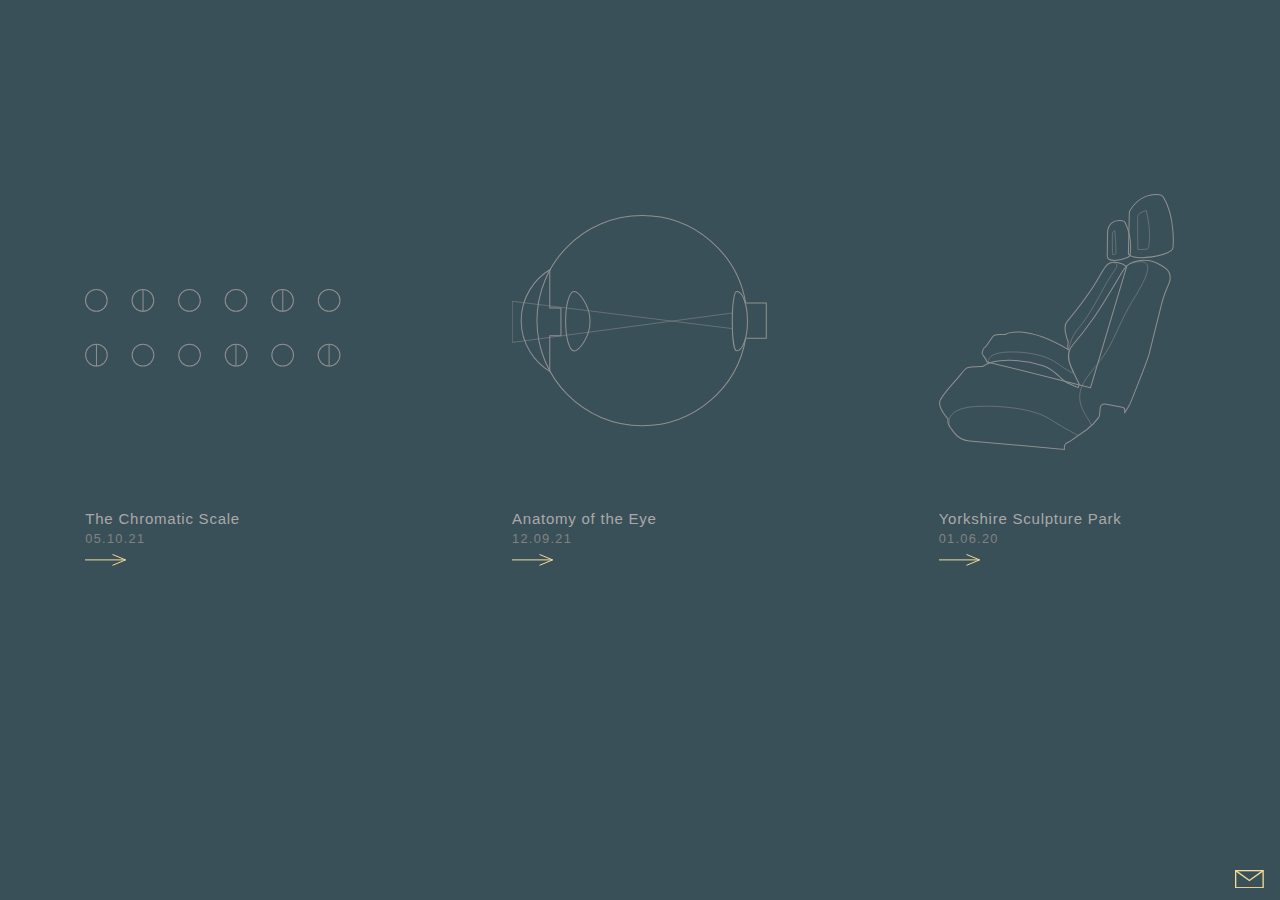
<file: index.html>
<!DOCTYPE html>
<html lang="en">
<head>
    <meta charset="UTF-8">
    <meta http-equiv="X-UA-Compatible" content="IE=edge">
    <meta name="viewport" content="width=device-width, initial-scale=1.0">
    <title>Portfolio</title>
    <link rel="stylesheet" href="css/portfolio.css">
    <link rel="icon" href="/content/bulb.svg">
</head>
<body>

    <!--MAIN-->
    <main>

          <!--NAV-->
          <nav>
            <a href="html/contact.html">
                <svg class="mail" data-name="Layer 1" xmlns="http://www.w3.org/2000/svg" viewBox="0 0 21.89 14"><rect x="0.5" y="0.5" width="20.89" height="13" fill="none" stroke="#f2dc98" stroke-miterlimit="10"/><polyline points="0.5 0.5 10.95 8 21.39 0.5" fill="none" stroke="#f2dc98" stroke-miterlimit="10"/></svg>
            </a>
          </nav>

        <!--ONE-->
        <div class="container one">
            <!-- <div class="dots">
                <div class="dot dot1"></div>
                <div class="dot dot2"></div>
                <div class="dot dot3"></div>
            </div> -->


            <a href="html/notes.html" class="content">
                <svg class="noteLogo" xmlns="http://www.w3.org/2000/svg" viewBox="0 0 500 180"><g id="note"><ellipse cx="22.16" cy="22.28" rx="21.16" ry="21.28" fill="none" stroke="#8f8f8f" stroke-miterlimit="10" stroke-width="2"/><ellipse cx="113.09" cy="22.28" rx="21.16" ry="21.28" fill="none" stroke="#8f8f8f" stroke-miterlimit="10" stroke-width="2"/><ellipse cx="204.03" cy="22.28" rx="21.16" ry="21.28" fill="none" stroke="#8f8f8f" stroke-miterlimit="10" stroke-width="2"/><ellipse cx="294.97" cy="22.28" rx="21.16" ry="21.28" fill="none" stroke="#8f8f8f" stroke-miterlimit="10" stroke-width="2"/><ellipse cx="385.91" cy="22.28" rx="21.16" ry="21.28" fill="none" stroke="#8f8f8f" stroke-miterlimit="10" stroke-width="2"/><ellipse cx="476.84" cy="22.28" rx="21.16" ry="21.28" fill="none" stroke="#8f8f8f" stroke-miterlimit="10" stroke-width="2"/><ellipse cx="22.32" cy="129.07" rx="21.16" ry="21.28" fill="none" stroke="#8f8f8f" stroke-miterlimit="10" stroke-width="2"/><ellipse cx="113.25" cy="129.07" rx="21.16" ry="21.28" fill="none" stroke="#8f8f8f" stroke-miterlimit="10" stroke-width="2"/><ellipse cx="204.19" cy="129.07" rx="21.16" ry="21.28" fill="none" stroke="#8f8f8f" stroke-miterlimit="10" stroke-width="2"/><ellipse cx="386.07" cy="129.07" rx="21.16" ry="21.28" fill="none" stroke="#8f8f8f" stroke-miterlimit="10" stroke-width="2"/><path d="M944.22,625.5a21.28,21.28,0,0,0,0-42.56" transform="translate(-649 -475.15)" fill="none" stroke="#8f8f8f" stroke-miterlimit="10" stroke-width="2"/><path d="M944.22,582.94a21.28,21.28,0,0,0,0,42.56" transform="translate(-649 -475.15)" fill="none" stroke="#8f8f8f" stroke-miterlimit="10" stroke-width="2"/><path d="M1125.68,625.5a21.28,21.28,0,0,0,0-42.56" transform="translate(-649 -475.15)" fill="none" stroke="#8f8f8f" stroke-miterlimit="10" stroke-width="2"/><path d="M1125.68,582.94a21.28,21.28,0,0,0,0,42.56" transform="translate(-649 -475.15)" fill="none" stroke="#8f8f8f" stroke-miterlimit="10" stroke-width="2"/><line x1="113.36" y1="0.85" x2="113.36" y2="43.85" fill="none" stroke="#8f8f8f" stroke-miterlimit="10" stroke-width="2"/><line x1="386.3" y1="1.35" x2="386.3" y2="43.35" fill="none" stroke="#8f8f8f" stroke-miterlimit="10" stroke-width="2"/><line x1="294.82" y1="107.85" x2="294.82" y2="150.85" fill="none" stroke="#8f8f8f" stroke-miterlimit="10" stroke-width="2"/><line x1="22.38" y1="107.85" x2="22.38" y2="150.85" fill="none" stroke="#8f8f8f" stroke-miterlimit="10" stroke-width="2"/><line x1="476.78" y1="107.85" x2="476.78" y2="150.85" fill="none" stroke="#8f8f8f" stroke-miterlimit="10" stroke-width="2"/></g></svg>
            </a>

            <div class="text">
                <h1>The Chromatic Scale</h1>
                <p>05.10.21</p> 
                <a href="/html/notes.html"><svg class="arrow" xmlns="http://www.w3.org/2000/svg"><line y1="5.9" x2="40.5" y2="5.9" fill="none" stroke="#F2DC98" stroke-miterlimit="10"/><polyline points="27.5 0.46 40.61 5.9 27.5 11.34" fill="none" stroke="#F2DC98" stroke-miterlimit="10"/></svg></a>
            </div>
            
        </div>

        <!--TWO-->
        <div class="container two">
            <!-- <div class="dots">
                <div class="dot dot1"></div>
                <div class="dot dot2"></div>
                <div class="dot dot3"></div>
            </div> -->

            <a href="html/eye.html" class="content">
                <svg class="eyeLogo" xmlns="http://www.w3.org/2000/svg" viewBox="0 0 500 470"><path d="M1146,516.65h-40.31c-16.45-96.9-100.76-170.71-202.35-170.71C790,345.94,698,437.86,698,551.25S790,756.56,903.34,756.56c101.59,0,185.9-73.81,202.35-170.71H1146Z" transform="translate(-649.28 -344.94)" fill="none" stroke="#8f8f8f" stroke-miterlimit="10" stroke-width="2"/><path d="M801.69,552.44c0,32.08-22.3,58.08-31.32,58.08S754,584.52,754,552.44s7.32-58.07,16.34-58.07S801.69,520.37,801.69,552.44Z" transform="translate(-649.28 -344.94)" fill="none" stroke="#8f8f8f" stroke-miterlimit="10" stroke-width="2"/><path d="M744.82,526.6H723V452a116.1,116.1,0,0,0,0,198.46V580.67h21.86Z" transform="translate(-649.28 -344.94)" fill="none" stroke="#8f8f8f" stroke-miterlimit="10" stroke-width="2"/><path d="M1088.23,494.58c11.61,0,21,25.91,21,57.86s-9.42,57.86-21,57.86S1076.62,494.58,1088.23,494.58Z" transform="translate(-649.28 -344.94)" fill="none" stroke="#8f8f8f" stroke-miterlimit="10" stroke-width="2"/><polygon points="0.5 168.52 0.5 248.87 430.72 191.41 430.72 221.94 0.5 168.52" fill="none" stroke="#8f8f8f" stroke-miterlimit="10"/></svg>           
            </a>

            <div class="text">
                <h1>Anatomy of the Eye</h1>
                    <p>12.09.21</p> 
                    <a href="/html/eye.html"><svg class="arrow" xmlns="http://www.w3.org/2000/svg"><line y1="5.9" x2="40.5" y2="5.9" fill="none" stroke="#F2DC98" stroke-miterlimit="10"/><polyline points="27.5 0.46 40.61 5.9 27.5 11.34" fill="none" stroke="#F2DC98" stroke-miterlimit="10"/></svg></a>
                </div>
        </div>

        <!--THREE-->
        <div class="container three">
            <!-- <div class="dots">
                <div class="dot dot1"></div>
                <div class="dot dot2"></div>
                <div class="dot dot3"></div>
            </div> -->

            <a href="html/car.html" class="content">
                <svg class="carLogo" xmlns="http://www.w3.org/2000/svg" viewBox="0 0 500 550"><path id="Window" d="M1012.71,466" transform="translate(-670 -301.07)" fill="none" stroke="#8f8f8f" stroke-miterlimit="10" stroke-width="2" fill-rule="evenodd"/><path id="Drive_seat" data-name="Drive seat" d="M966,679.27,770.12,630.54s-7.19.05-7.84-4.43-8.6-11.36-8.14-14,2.38-9.69,4.94-11,2.56-1.28,16-21.77c0,0,3.85-4.49,15.38-3.85h9s35.23-22.41,123,29.47c0,0-1.92-9,0-14.74,0,0-12.81-30.1-1.92-40.35,0,0,41.56-50.9,58.93-81.34,17-29.87,19.21-32.66,30.1-33.94,0,0,15.37-2.56,26.9,8.33Z" transform="translate(-670 -301.07)" fill="none" stroke="#8f8f8f" stroke-miterlimit="10" stroke-width="2" fill-rule="evenodd"/><path id="D_seat_detail" data-name="D seat detail" d="M766.77,630s-6.59-19.09,40.32-20.37c22.88-.62,47.88,2.26,70.13,10A100.32,100.32,0,0,1,904,633.84c9,6.64,22.73,15.6,29.32,17.25,0,0-28.53-46.43,11.53-91,11.53-12.81,29.46-42.91,45.47-73,12-22.53,24.34-39.07,25.62-41.63,5.63-11.26-6.4-10.89-10.24-10.25" transform="translate(-670 -301.07)" fill="none" stroke="#8f8f8f" stroke-miterlimit="10" fill-rule="evenodd"/><path id="D_head_rest" data-name="D head rest" d="M999.16,377l-.52,45.62a7,7,0,0,0,3.23,6c4.31,2.74,14.28,4.38,37.26-4.13a6.61,6.61,0,0,0,4.27-5.39c1.19-9.85,2.29-36.92-9.69-61.69a7.6,7.6,0,0,0-5.84-4.25c-5.28-.68-14.59-.89-20.92,4.59C1002.43,361.66,999.26,369.92,999.16,377Z" transform="translate(-670 -301.07)" fill="none" stroke="#8f8f8f" stroke-miterlimit="10" stroke-width="2" fill-rule="evenodd"/><path id="D_headrest_detail" data-name="D headrest detail" d="M1013.35,372.48s-3.84,1.92-4.48,5.13,0,41.63,0,41.63,5.27,1.14,6.4-1.92C1016.65,413.57,1013.35,372.48,1013.35,372.48Z" transform="translate(-670 -301.07)" fill="none" stroke="#8f8f8f" stroke-miterlimit="10" fill-rule="evenodd"/><path id="P_seat_body" data-name="P seat body" d="M1101.83,439.28a65.09,65.09,0,0,0-42.65-7.74c-13,2.2-22.92,8-29,17.89-14.23,22.93-38.15,65.4-60,96.3-15.32,21.64-28.88,38.42-38.19,49.37a37.57,37.57,0,0,0-6.37,38,401.33,401.33,0,0,0,18.19,39.2l-1.92,7s-19-8.24-22.31-10c-10.89-5.76-24.34-25.62-46.11-32.66-37.89-12.26-93.58-17.33-117.85,1.28,0,0-26.66-.3-32,3.2-3.57,2.33-10.06,11.3-17.94,20.5-15.39,18-34.15,37.13-34.58,46.75-.64,14.09,16.65,32,16.65,32h0a18.51,18.51,0,0,0,3.16,15.19l7.89,10.53a41.49,41.49,0,0,0,30.87,17.26L915,800l-.16-1.94a11.91,11.91,0,0,1,8.8-12.47h0l35.87-25h0a102.31,102.31,0,0,0,22.07-22.67h0a10.66,10.66,0,0,0,1.91-5.12l1.44-14.4a7.85,7.85,0,0,1,9.16-6.95l34.09,6a5.67,5.67,0,0,1,4.67,5.93l-.33,5.2c-.06,0,6.41-10.25,9.81-15.89.12-.2,32.43-79.38,38-98.84l24.84-99.68a186.25,186.25,0,0,1,8.22-24.7l6.14-14.87a25.36,25.36,0,0,0,2-9.2,22.94,22.94,0,0,0-7.7-18A76,76,0,0,0,1101.83,439.28Z" transform="translate(-670 -301.07)" fill="none" stroke="#8f8f8f" stroke-miterlimit="10" stroke-width="2" fill-rule="evenodd"/><path id="Headrest_P" data-name="Headrest P" d="M1041.8,337.14l-1.87,80.5c7.69,16.65,85.82,3.84,87.1-11.53,0,0,5.4-58.7-18.58-98.48a10.53,10.53,0,0,0-7.5-5c-11-1.59-38-1.64-58,30.51A8.1,8.1,0,0,0,1041.8,337.14Z" transform="translate(-670 -301.07)" fill="none" stroke="#8f8f8f" stroke-miterlimit="10" stroke-width="2" fill-rule="evenodd"/><path id="Headrest_P_inside" data-name="Headrest P inside" d="M1074.52,333.09s-14.73,5.13-16,10.25,0,66,0,66,17.94.64,19.86-1.92S1085.4,374.08,1074.52,333.09Z" transform="translate(-670 -301.07)" fill="none" stroke="#8f8f8f" stroke-miterlimit="10" fill-rule="evenodd"/><path id="P_seat_detail" data-name="P seat detail" d="M691.19,756.13c-7-22.42,9.61-36.51,46.12-39.71,21.11-1.85,107-3.2,150.51,25,25.95,16.79,54.44,31.38,54.44,31.38" transform="translate(-670 -301.07)" fill="none" stroke="#8f8f8f" stroke-miterlimit="10" fill-rule="evenodd"/><path id="P_seat_detail-2" data-name="P seat detail" d="M1042.81,437.17c55.72-17.29,35.23,24.34,4.49,73.66-18.55,29.75-33.07,68.69-46.76,92.22-27.13,46.66-65.87,67-53.39,110a71.48,71.48,0,0,0,7.61,17.12l13.76,22.76" transform="translate(-670 -301.07)" fill="none" stroke="#8f8f8f" stroke-miterlimit="10" fill-rule="evenodd"/></svg>
            </a>

            <div class="text">
                <h1>Yorkshire Sculpture Park</h1>
                <p>01.06.20</p> 
                <a href="/html/car.html"><svg class="arrow" xmlns="http://www.w3.org/2000/svg"><line y1="5.9" x2="40.5" y2="5.9" fill="none" stroke="#F2DC98" stroke-miterlimit="10"/><polyline points="27.5 0.46 40.61 5.9 27.5 11.34" fill="none" stroke="#F2DC98" stroke-miterlimit="10"/></svg></a>
            </div>
        </div>

    </main>

    <script src="js/new.js"></script>
</body>
</html>
</file>
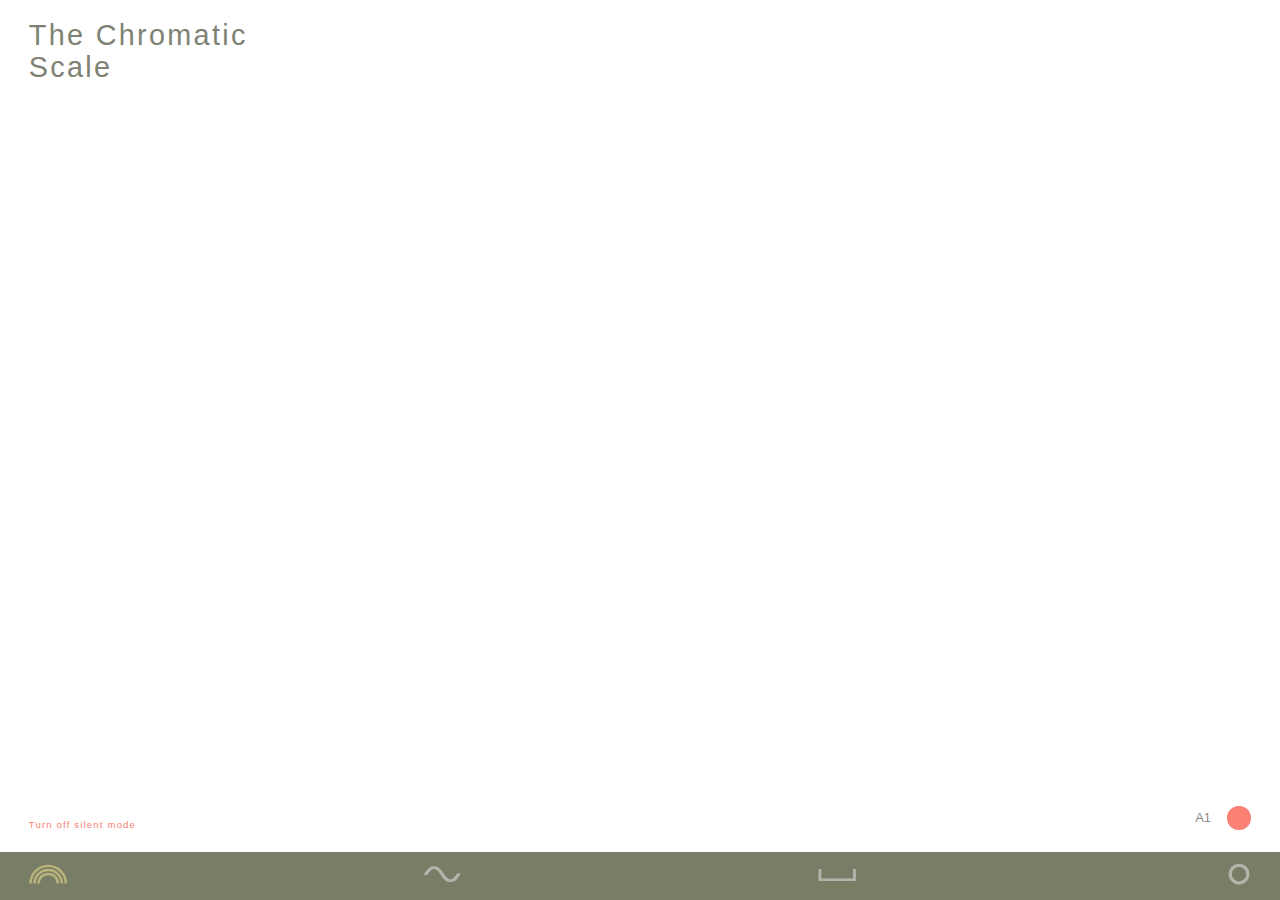
<file: html/chromatic.html>
<!DOCTYPE html>
<html lang="en">
<head>
    <meta charset="UTF-8">
    <meta http-equiv="X-UA-Compatible" content="IE=edge">
    <meta name="viewport" content="width=device-width, initial-scale=1.0">
    <title>Chromatic</title>
    <link rel="stylesheet" href="/css/chromatic.css">
</head>
<body>

    <!--NAVIGATION-->
    <nav>
        <ul>
            <li><a href="/html/chromatic.html">
                <svg class="logo" xmlns="http://www.w3.org/2000/svg" viewBox="0 0 39.01 19.9">
                    <g class="chromaticLogo" fill="none" stroke="lightgray" stroke-miterlimit="10" stroke-width="2.5">
                      <path d="M37.49 19.9a18 18 0 1 0-36 0" opacity=".65"/>
                      <path d="M33.37 19.9a13.87 13.87 0 1 0-27.74 0" opacity=".65"/>
                      <path d="M29.33 19.9a9.83 9.83 0 1 0-19.66 0" opacity=".65"/>
                    </g>
                </svg>                
            </a></li>

            <li><a href="/html/frequency.html">
                <svg class="logo" xmlns="http://www.w3.org/2000/svg" viewBox="0 0 40 17.13">
                    <path d="M11.47 2.43c3.62 0 5.56 3.12 7.62 6.42 2.24 3.58 4.54 7.28 9.47 7.28s7.24-3.7 9.47-7.28l.16-.26H36c-2 3.18-3.93 6.1-7.43 6.1S23 11.57 20.94 8.27C18.71 4.69 16.4 1 11.48 1S4.24 4.69 2.01 8.27l-.2.32h2.2C6 5.38 7.94 2.43 11.47 2.43Z" fill="lightgray" stroke="lightgray" stroke-miterlimit="10" stroke-width="1.5" class="frequencyLogo" opacity=".65"/>
                </svg>                
            </a></li>

            <li><a href="/html/interval.html"> 
                <svg class="logo" xmlns="http://www.w3.org/2000/svg" viewBox="0 -2 40.01 15.44">
                    <polyline class="intervalLogo" points="38.01 0 38.01 11.44 2 11.44 2 0" fill="none" stroke="lightgray" stroke-miterlimit="10" stroke-width="3" opacity=".65"/>
                </svg>                
            </a></li>

            <li><a href="/html/note.html">
                <svg class="logo" xmlns="http://www.w3.org/2000/svg" viewBox="-3.1 0 17.35 17.35">
                    <circle class="noteLogo" cx="8.67" cy="8.67" r="4" fill="none" stroke="lightgray" stroke-miterlimit="10" stroke-width="1.5" opacity=".65"/>
                </svg>                
            </a></li>
        </ul>
    </nav>

    <!--MAIN-->
    <main>

    <!--GRID-->
    <div class="grid">

        <!--CONTENT-->
        <div class="content">
            <div class="title">
                <h1>The Chromatic <br> <span class="scale">Scale</span></h1>
                <p>Turn off silent mode</p>
            </div>
        </div>

        <!--NOTES-->
        <div class="notes">

            <!--TEXT-->
            <div class="noteText">
                <p class="aTwoText mute">A2</p>
                <p class="aSharpText mute">A#</p>
                <p class="bText mute">B</p>
                <p class="cText mute">C</p>
                <p class="cSharpText mute">C#</p>
                <p class="dText mute">D</p>
                <p class="dSharpText mute">D#</p>
                <p class="eText mute">E</p>
                <p class="fText mute">F</p>
                <p class="fSharpText mute">F#</p>
                <p class="gText mute">G</p>
                <p class="gSharpText mute">G#</p>
                <p class="aOneText">A1</p>
            </div>

            <!--CIRCLES-->
            <div class="circles">

                <!--COLOUR CIRCLES-->
                <div class="colourCircles">

                    <svg class="aTwoColour mute" xmlns="http://www.w3.org/2000/svg" viewBox="0 0 33 33">
                        <circle class="aTwo aTwoFlash naturalNote" cx="16.5" cy="16.5" r="16.5" fill="#dbd189"/>
                    </svg>

                    <svg class="aSharpColour mute" xmlns="http://www.w3.org/2000/svg" viewBox="0 0 33 33">
                        <g class="aSharp">
                        <path class="flatNote aSharpFlash" d="M976.78,179.83a16.5,16.5,0,0,1-33,0" transform="translate(-943.78 -163.33)" fill="#cea774"/>
                        <path class="sharpNote aSharpFlash" d="M943.78,179.83a16.5,16.5,0,1,1,33,0" transform="translate(-943.78 -163.33)" fill="#dbd189"/>
                        </g>
                    </svg>

                    <svg class="bColour mute" xmlns="http://www.w3.org/2000/svg" viewBox="0 0 33 33">
                        <circle class="b naturalNote bFlash" cx="16.5" cy="16.5" r="16.5" fill="#cea774"/>
                    </svg>

                    <svg class="cColour mute" xmlns="http://www.w3.org/2000/svg" viewBox="0 0 33 33">
                        <circle class="c naturalNote cFlash" cx="16.5" cy="16.5" r="16.5" fill="#d69f96"/>
                    </svg>

                    <svg class="cSharpColour mute" xmlns="http://www.w3.org/2000/svg" viewBox="0 0 33 33">
                        <g class="cSharp">
                        <path class="flatNote cSharpFlash" d="M976.78,395.7a16.5,16.5,0,1,1-33,0" transform="translate(-943.78 -379.2)" fill="#af6d6d"/>
                        <path class="sharpNote cSharpFlash" d="M943.78,395.7a16.5,16.5,0,0,1,33,0" transform="translate(-943.78 -379.2)" fill="#d69f96"/>
                        </g>
                    </svg>

                    <svg class="dColour mute" xmlns="http://www.w3.org/2000/svg" viewBox="0 0 33 33">
                        <circle class="d naturalNote dFlash" cx="16.5" cy="16.5" r="16.5" fill="#af6d6d"/>
                    </svg>

                    <svg class="dSharpColour mute" xmlns="http://www.w3.org/2000/svg" viewBox="0 0 33 33">
                        <g class="dSharp">
                        <path class="flatNote dSharpFlash" d="M976.78,539.62a16.5,16.5,0,1,1-33,0" transform="translate(-943.78 -523.12)" fill="#9a96bc"/>
                        <path class="sharpNote dSharpFlash" d="M943.78,539.62a16.5,16.5,0,0,1,33,0" transform="translate(-943.78 -523.12)" fill="#af6d6d"/>
                        </g>
                    </svg>

                    <svg class="eColour mute" xmlns="http://www.w3.org/2000/svg" viewBox="0 0 33 33">
                        <circle class="e naturalNote eFlash" cx="16.5" cy="16.5" r="16.5" fill="#9a96bc"/>
                    </svg>

                    <svg class="fColour mute" xmlns="http://www.w3.org/2000/svg" viewBox="0 0 33 33">
                        <circle class="f naturalNote fFlash" cx="16.5" cy="16.5" r="16.5" fill="#8bb7c1"/>
                    </svg>

                    <svg class="fSharpColour mute" xmlns="http://www.w3.org/2000/svg" viewBox="0 0 33 33">
                        <g class="fSharp">
                        <path class="flatNote fSharpFlash" d="M976.78,755.49a16.5,16.5,0,0,1-33,0" transform="translate(-943.78 -738.99)" fill="#79af90"/>
                        <path class="sharpNote fSharpFlash" d="M943.78,755.49a16.5,16.5,0,0,1,33,0" transform="translate(-943.78 -738.99)" fill="#8bb7c1"/>
                        </g>
                    </svg>

                    <svg class="gColour mute" xmlns="http://www.w3.org/2000/svg" viewBox="0 0 33 33">
                        <circle class="g naturalNote gFlash" cx="16.5" cy="16.5" r="16.5" fill="#79af90"/>
                    </svg>

                    <svg class="gSharpColour mute" xmlns="http://www.w3.org/2000/svg" viewBox="0 0 33 33">
                        <g class="gSharp">
                            <path class="flatNote gSharpFlash" d="M976.78,899.41a16.5,16.5,0,1,1-33,0" transform="translate(-943.78 -882.91)" fill="#dbd189"/>
                            <path class="sharpNote gSharpFlash" d="M943.78,899.41a16.5,16.5,0,0,1,33,0" transform="translate(-943.78 -882.91)" fill="#79af90"/>
                        </g>
                    </svg>

                    <svg class="aOneColour" xmlns="http://www.w3.org/2000/svg" viewBox="0 0 33 33">
                        <circle class="aOne naturalNote aOneFlash" cx="16.5" cy="16.5" r="16.5" fill="#dbd189"/>
                    </svg>
                </div> 


                <!--GREY CIRCLES-->
                <div class="greyCircles">
  
                    <svg class="aTwoGrey mute" xmlns="http://www.w3.org/2000/svg" viewBox="0 0 33 33">
                        <circle cx="16.5" cy="16.5" r="16.5" fill="lightgray"/>
                    </svg>

                    <svg class="aSharpGrey mute" xmlns="http://www.w3.org/2000/svg" viewBox="0 0 33 33">
                        <circle cx="16.5" cy="16.5" r="16.5" fill="lightgray"/>
                    </svg>

                    <svg class="bGrey mute" xmlns="http://www.w3.org/2000/svg" viewBox="0 0 33 33">
                        <circle cx="16.5" cy="16.5" r="16.5" fill="lightgray"/>
                    </svg>

                    <svg class="cGrey mute" xmlns="http://www.w3.org/2000/svg" viewBox="0 0 33 33">
                        <circle cx="16.5" cy="16.5" r="16.5" fill="lightgray"/>
                    </svg>

                    <svg class="cSharpGrey mute" xmlns="http://www.w3.org/2000/svg" viewBox="0 0 33 33">
                        <circle cx="16.5" cy="16.5" r="16.5" fill="lightgray"/>
                    </svg>

                    <svg class="dGrey mute" xmlns="http://www.w3.org/2000/svg" viewBox="0 0 33 33">
                        <circle cx="16.5" cy="16.5" r="16.5" fill="lightgray"/>
                    </svg>

                    <svg class="dSharpGrey mute" xmlns="http://www.w3.org/2000/svg" viewBox="0 0 33 33">
                        <circle cx="16.5" cy="16.5" r="16.5" fill="lightgray"/>
                    </svg>

                    <svg class="eGrey mute" xmlns="http://www.w3.org/2000/svg" viewBox="0 0 33 33">
                        <circle cx="16.5" cy="16.5" r="16.5" fill="lightgray"/>
                    </svg>

                    <svg class="fGrey mute" xmlns="http://www.w3.org/2000/svg" viewBox="0 0 33 33">
                        <circle cx="16.5" cy="16.5" r="16.5" fill="lightgray"/>
                    </svg>

                    <svg class="fSharpGrey mute" xmlns="http://www.w3.org/2000/svg" viewBox="0 0 33 33">
                        <circle cx="16.5" cy="16.5" r="16.5" fill="lightgray"/>
                    </svg>

                    <svg class="gGrey mute" xmlns="http://www.w3.org/2000/svg" viewBox="0 0 33 33">
                        <circle cx="16.5" cy="16.5" r="16.5" fill="lightgray"/>
                    </svg>

                    <svg class= "gSharpGrey mute" xmlns="http://www.w3.org/2000/svg" viewBox="0 0 33 33">
                        <circle cx="16.5" cy="16.5" r="16.5" fill="lightgray"/>
                    </svg>

                    <svg class="aOneGrey" xmlns="http://www.w3.org/2000/svg" viewBox="0 0 33 33">
                        <circle cx="16.5" cy="16.5" r="16.5" fill="lightgray"/>
                    </svg>
                </div>

            </div> <!--CIRCLES-->
        </div> <!--NOTES-->
    </div> <!--GRID-->
    </main>

    <script src="https://cdnjs.cloudflare.com/ajax/libs/gsap/3.7.1/gsap.min.js"></script>
    <script src="/js/chromatic.js"></script>
</body>
</html>
</file>
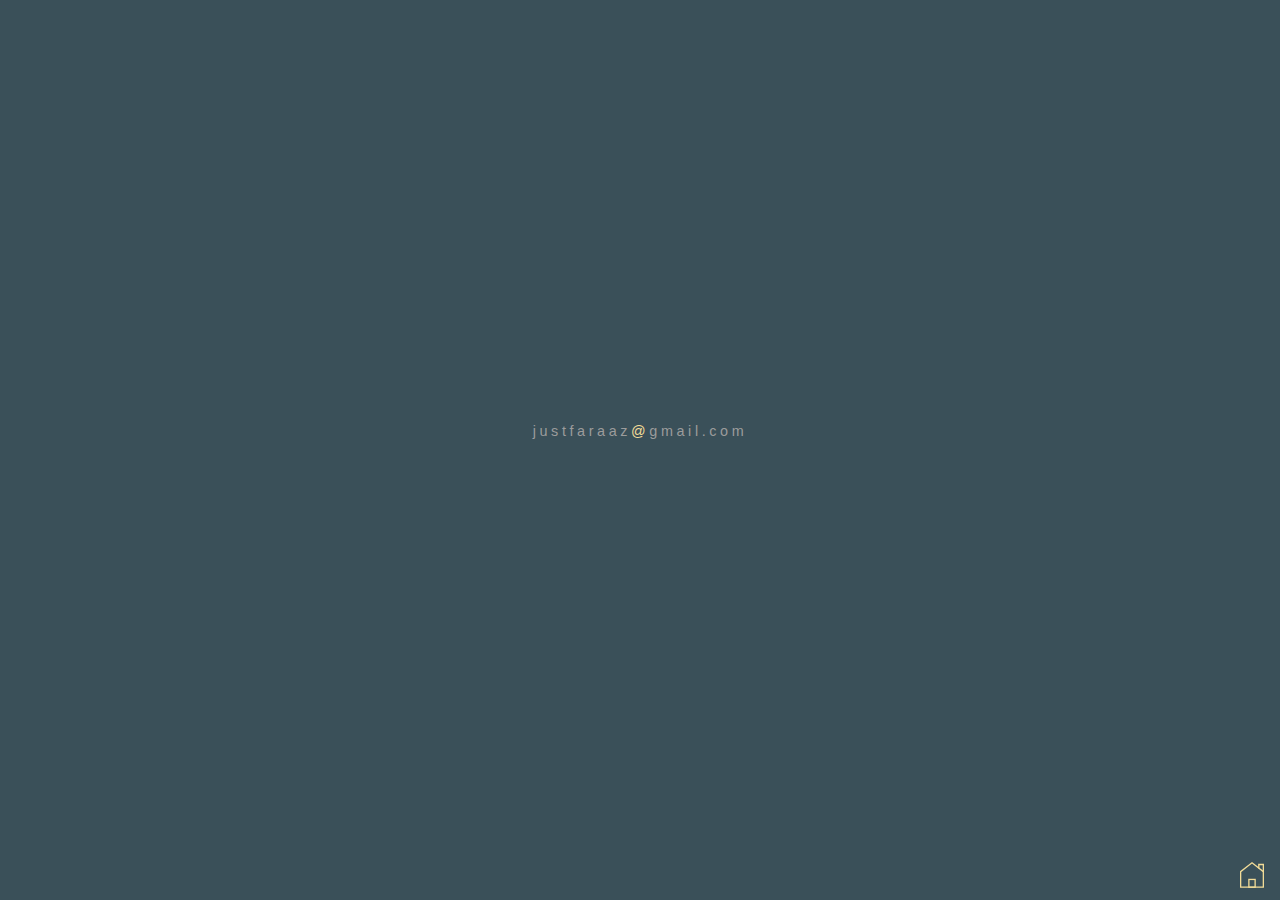
<file: html/contact.html>
<!DOCTYPE html>
<html lang="en">
<head>
    <meta charset="UTF-8">
    <meta http-equiv="X-UA-Compatible" content="IE=edge">
    <meta name="viewport" content="width=device-width, initial-scale=1.0">
    <title>Portfolio</title>
    <link rel="stylesheet" href="/css/contact.css">
    <link rel="icon" href="/content/bulb.svg">
</head>
<body>

    <main>
        <!--NAVIGATION-->
        <nav>
            <a href="/index.html">
                <svg class="home" xmlns="http://www.w3.org/2000/svg" viewBox="0 0 18.5 19.94"><polyline points="18 7.94 18 1.94 14.5 1.94 14.5 4.94" fill="none" stroke="#f2dc98" stroke-miterlimit="10"/><rect x="6.84" y="13.44" width="4.82" height="6" fill="none" stroke="#f2dc98" stroke-miterlimit="10"/><polygon points="18 19.44 18 7.47 9.25 0.63 0.5 7.47 0.5 19.44 18 19.44" fill="none" stroke="#f2dc98" stroke-miterlimit="10"/></svg>
            </a>
        </nav>
     
          <!--CONTENT-->
          <div class="content">
         
            <p>justfaraaz<span class="at">@</span>gmail.com</p>

        </div>

    </main>
    <script src="/js/new.js"></script>
</body>
</html>
</file>
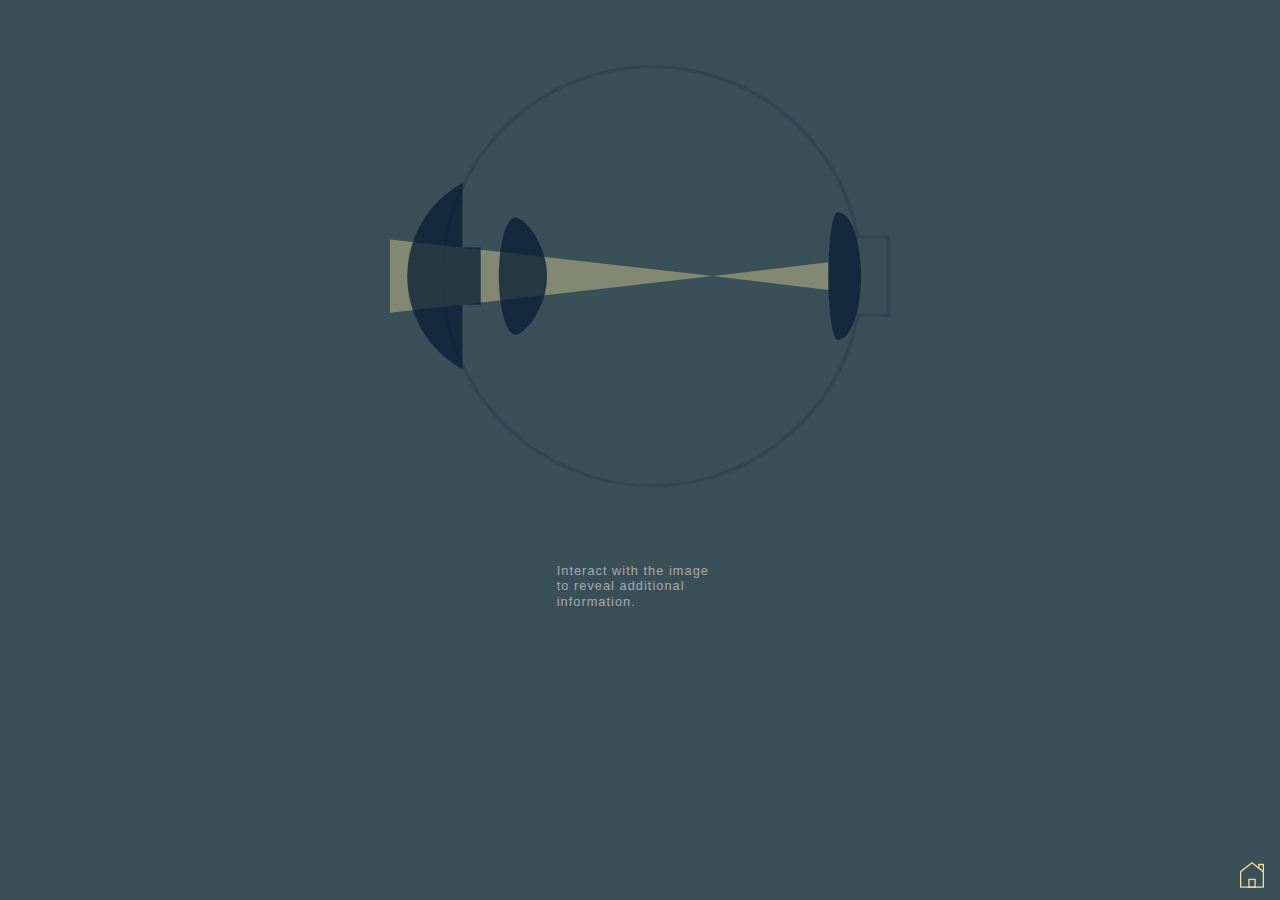
<file: html/eye.html>
<!DOCTYPE html>
<html lang="en">
<head>
    <meta charset="UTF-8">
    <meta http-equiv="X-UA-Compatible" content="IE=edge">
    <meta name="viewport" content="width=device-width, initial-scale=1.0">
    <title>Portfolio</title>
    <link rel="stylesheet" href="/css/eye.css">
    <link rel="icon" href="/content/bulb.svg">
</head>
<body>


    <main>

        <nav>
            <a href="/index.html">
                <svg class="home" xmlns="http://www.w3.org/2000/svg" viewBox="0 0 18.5 19.94"><polyline points="18 7.94 18 1.94 14.5 1.94 14.5 4.94" fill="none" stroke="#f2dc98" stroke-miterlimit="10"/><rect x="6.84" y="13.44" width="4.82" height="6" fill="none" stroke="#f2dc98" stroke-miterlimit="10"/><polygon points="18 19.44 18 7.47 9.25 0.63 0.5 7.47 0.5 19.44 18 19.44" fill="none" stroke="#f2dc98" stroke-miterlimit="10"/></svg>
            </a>
        </nav>
  
        <div class="content">
            <div class="container">

            <!--INTRO-->
            <div class="introText">
                <p>Interact with the image to reveal additional information.</p>
            </div>
            
            <!--EYE-->
            <div class="eyeContainer">
                <svg class="eye" xmlns="http://www.w3.org/2000/svg" viewBox="0 0 934.63 789.28">
                    <path class="background" d="M931.58 321.42h-56.83C840.45 140.13 681.31 3 490.05 3 273.75 3 98.41 178.34 98.41 394.64s175.34 391.64 391.64 391.64c191.26 0 350.4-137.13 384.7-318.42h56.83Z" fill="none" stroke="#061d33" stroke-miterlimit="10" stroke-width="6" opacity=".2"/>
                    <polygon class="light lightL" points="0,463.29 0,325.99 603.14,394.64" fill="#061d33" opacity=".4"/>
                    <polygon class="light lightR" points="819.54,368.74 819.54,420.54 603.14,394.64" fill="#061d33" opacity=".4"/>
                    <path class="button cornea" d="M233 676V556.05a198.08 198.08 0 0 0 0 347.94V783.74H267V676.3Z" transform="translate(-97.42 -335.38)" fill="#061d33" opacity=".75"/>
                    <path class="button lens" d="M391 730c0 60.61-42.15 109.74-59.19 109.74S300.93 790.63 300.93 730s13.82-109.74 30.87-109.74S391 669.41 391 730Z" transform="translate(-97.42 -335.38)" fill="#061d33" opacity=".75"/>
                    <path class="button retina" d="M934.81 610.83c23.8 0 43.1 53.37 43.1 119.19s-19.3 119.19-43.1 119.19-23.81-238.38 0-238.38Z" transform="translate(-97.42 -335.38)" fill="#061d33" opacity=".75"/>
                </svg>
            </div>

            <!--TEXT-->
            <div class="textContainer">
                <div class="text corneaText"> 
                    <h1>Cornea</h1>
                    <p>
                        Light enters the eye through the cornea and is refracted towards the pupil.
                    </p>
                </div>

                <div class="text lensText"> 
                    <h1>Lens</h1>
                    <p>
                        The lens brings light into focus. 
                    </p>
                </div>

                <div class="text retinaText"> 
                    <h1>Retina</h1>
                    <p>
                    A layer of tissue containing photoreceptors; cells which are receptive to light. 
                    </p>
                </div> 
            </div>

            <!--SIDETEXT-->
            <div class="sideTextContainer">
                <div class="sideText pupilText"> 
                    <h1>Pupil</h1>
                    <p>
                        The iris controls the size of the pupil which in turn controls the amount of light that reaches the lens.
                    </p>
                </div>

                <div class="sideText foveaText"> 
                    <h1>Fovea</h1>
                    <p>
                        A point in the retina where focused light produces the clearest image.
                    </p>
                </div>

                <div class="sideText coneText"> 
                    <h1>Cones</h1>
                    <p>
                        Receptive to dim light. 
                    </p>
                </div>

                <div class="sideText rodText"> 
                    <h1>Rods</h1>
                    <p>
                    Receptive to bright light. 
                    </p>
                </div>
            </div>
        
            <!--CIRCLE-->
            <div class="circleContainer">
                <svg class="circle lensCircle" xmlns="http://www.w3.org/2000/svg" viewBox="-14 -14 130 130"> 
                    <circle class="blurC" cx="51" cy="51" r="51" fill="#061d33" opacity=".4" filter="url(#blurFilter)"/>
                    <filter id="blurFilter"><feGaussianBlur class="blur" stdDeviation="0"/></filter>
                </svg>

                <svg class="circle corneaCircle" xmlns="http://www.w3.org/2000/svg" viewBox="-14 -14 130 130">
                    <circle class="pupilC" cx="51" cy="51" r="32.3" fill="#061d33"/>
                    <circle class="irisC" cx="51" cy="51" r="51" fill="#061d33" opacity=".4"/>
                </svg>

                <svg class="circle retinaCircle" data-name="Layer 1" xmlns="http://www.w3.org/2000/svg" viewBox="-14 -14 130 130">
                    <circle class="retinaC" cx="51" cy="51" r="51" fill="#061d33" opacity=".4"/>
                    <polygon class="cone" points="45.87 88.7 45.87 79.04 57.8 83.97 45.87 88.7" fill="blue"/>
                    <rect class="rod" x="45.87" y="65.44" width="11.93" height="4.39" fill="#061d33" opacity=".67"/>
                    <polygon class="cone" data-name="cone" points="45.87 56.23 45.87 46.57 57.8 51.5 45.87 56.23" fill="green"/>
                    <rect class="rod" data-name="rod" x="45.87" y="32.97" width="11.93" height="4.39" fill="#061d33" opacity=".67"/>
                    <polygon class="cone" data-name="cone" points="45.87 23.76 45.87 14.1 57.8 19.03 45.87 23.76" fill="red"/>
                </svg>
            </div>

            <!--SLIDER-->
            <div class="sliderContainer">
                <input class="slider retinaSlider" type="range" min="0" max="1" value="0" step="0.000000000001">
                <input class="slider lensSlider" type="range" min="0" max="1" value="0" step="0.000000000001">
                <input class="slider corneaSlider" type="range" min="0" max="1" value="0" step="0.000000000001">
            </div>
        </div><!--CONTAINER-->

        </div> <!--CONTENT-->
    </main>

    <script src="https://cdnjs.cloudflare.com/ajax/libs/gsap/3.7.1/gsap.min.js"></script>
    <script src="/js/eye.js"></script>
    <script src="/js/new.js"></script>
</body>
</html>
</file>
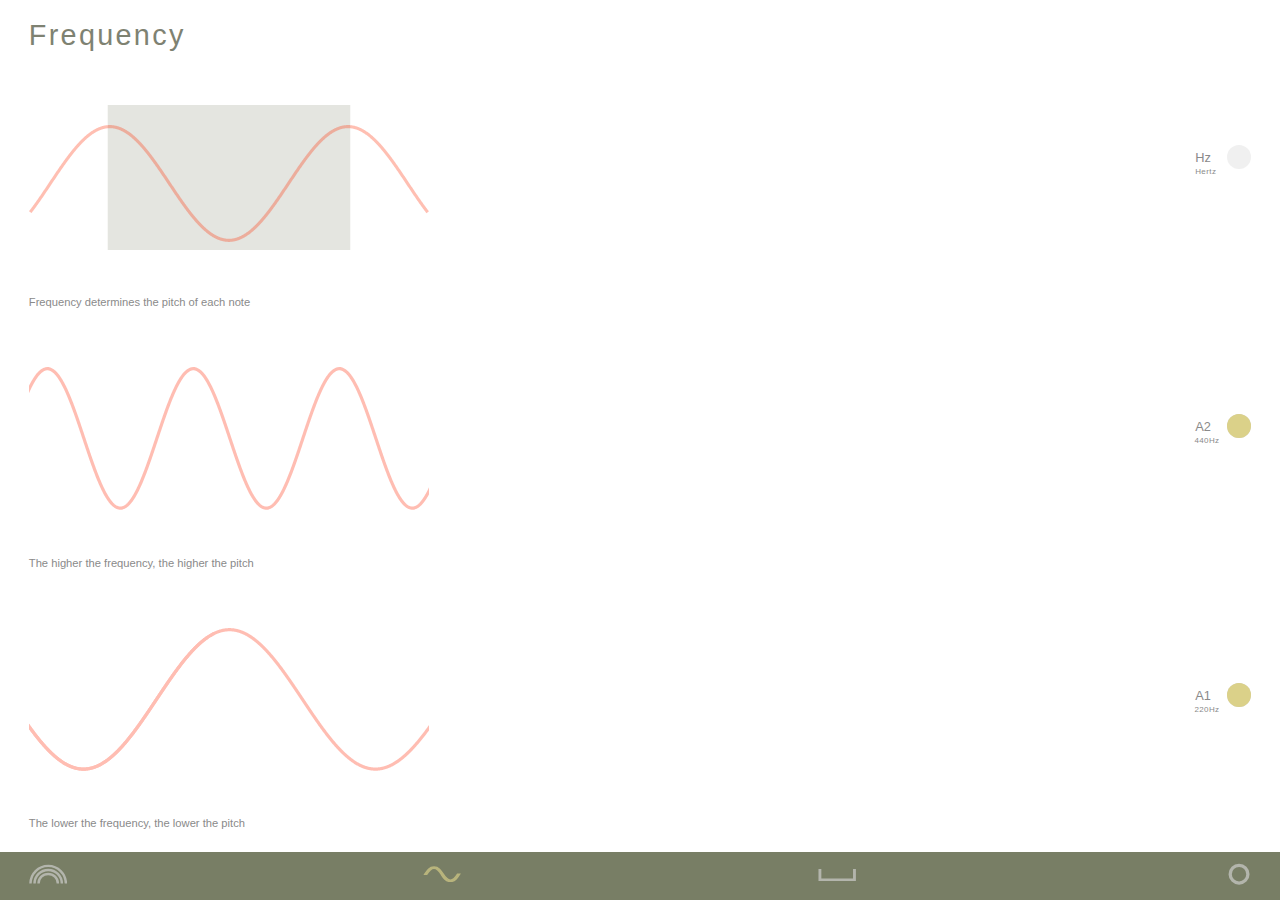
<file: html/frequency.html>
<!DOCTYPE html>
<html lang="en">
<head>
    <meta charset="UTF-8">
    <meta http-equiv="X-UA-Compatible" content="IE=edge">
    <meta name="viewport" content="width=device-width, initial-scale=1.0">
    <title>Chromatic</title>
    <link rel="stylesheet" href="/css/frequency.css">
</head>
<body>

    <!--NAVIGATION-->
    <nav>
        <ul>
            <li><a href="/html/chromatic.html">
                <svg class="logo" xmlns="http://www.w3.org/2000/svg" viewBox="0 0 39.01 19.9">
                    <g class="chromaticLogo" fill="none" stroke="lightgray" stroke-miterlimit="10" stroke-width="2.5">
                      <path d="M37.49 19.9a18 18 0 1 0-36 0" opacity=".65"/>
                      <path d="M33.37 19.9a13.87 13.87 0 1 0-27.74 0" opacity=".65"/>
                      <path d="M29.33 19.9a9.83 9.83 0 1 0-19.66 0" opacity=".65"/>
                    </g>
                </svg>                
            </a></li>

            <li><a href="/html/frequency.html">
                <svg class="logo" xmlns="http://www.w3.org/2000/svg" viewBox="0 0 40 17.13">
                    <path d="M11.47 2.43c3.62 0 5.56 3.12 7.62 6.42 2.24 3.58 4.54 7.28 9.47 7.28s7.24-3.7 9.47-7.28l.16-.26H36c-2 3.18-3.93 6.1-7.43 6.1S23 11.57 20.94 8.27C18.71 4.69 16.4 1 11.48 1S4.24 4.69 2.01 8.27l-.2.32h2.2C6 5.38 7.94 2.43 11.47 2.43Z" fill="lightgray" stroke="lightgray" stroke-miterlimit="10" stroke-width="1.5" class="frequencyLogo" opacity=".65"/>
                </svg>                
            </a></li>

            <li><a href="/html/interval.html"> 
                <svg class="logo" xmlns="http://www.w3.org/2000/svg" viewBox="0 -2 40.01 15.44">
                    <polyline class="intervalLogo" points="38.01 0 38.01 11.44 2 11.44 2 0" fill="none" stroke="lightgray" stroke-miterlimit="10" stroke-width="3" opacity=".65"/>
                </svg>                
            </a></li>

            <li><a href="/html/note.html">
                <svg class="logo" xmlns="http://www.w3.org/2000/svg" viewBox="-3.1 0 17.35 17.35">
                    <circle class="noteLogo" cx="8.67" cy="8.67" r="4" fill="none" stroke="lightgray" stroke-miterlimit="10" stroke-width="1.5" opacity=".65"/>
                </svg>                
            </a></li>
        </ul>
    </nav>

   <!--MAIN-->
   <main>

    <!--GRID-->
    <div class="grid">

        <!--CONTENT-->
        <div class="content">
            <div class="title">
                <h1>Frequency</h1>
            </div>

            <!--WAVES-->
            <div class="waves">

                <div class="wave waveOne">
                    <svg xmlns="http://www.w3.org/2000/svg" viewBox="0 0 258.22004 93.75304">
                        <rect x="50.81592" width="156.5887" height="93.75304" fill="#787e65" opacity=".2"/>
                        <path class="waveInner" d="m.79234 69.17268.2107-.27365.21071-.275.2107-.27634.2107-.27765.2107-.27894.21071-.28021.2107-.28145.2107-.28268.21071-.28389.2107-.28508.2107-.28623.2107-.28738.21071-.28851.2107-.2896.2107-.29068.2107-.29174.21071-.29278.2107-.29378.2107-.29478.2107-.29575.21071-.2967.2107-.29763.2107-.29853.21071-.29941.2107-.30027.2107-.30111.2107-.30193.21071-.30271.2107-.30349.2107-.30424.2107-.305.21071-.30566.2107-.30636.2107-.307.21071-.30763.2107-.30826.2107-.30884.2107-.3094.21071-.30995.2107-.31048.2107-.311.2107-.31145.21071-.31189.2107-.31232.2107-.31273.2107-.31311.21071-.31347.2107-.3138.2107-.31412.21071-.3144.2107-.31467.2107-.31492.2107-.31513.21071-.31533.2107-.3155.2107-.31565.2107-.31578.21071-.31588.2107-.316.2107-.316.2107-.31605.21071-.31605.2107-.316.2107-.316.21071-.31594.2107-.31585.2107-.31575.2107-.31561.21071-.31546.2107-.31527.2107-.31508.2107-.31485.21071-.3146.2107-.31433.2107-.314.2107-.31371.21071-.31338.2107-.313.2107-.31263.21071-.31221.2107-.31178.2107-.31131.2107-.31084.21071-.31034.2107-.30981.2107-.30926.2107-.30868.21071-.30809.2107-.30748.2107-.30683.2107-.30616.21071-.30549.2107-.30477.2107-.304.21071-.30328.2107-.30251.2107-.30171.2107-.30089.21071-.3.2107-.29918.2107-.29829.2107-.29738.21071-.29645.2107-.2955.2107-.29452.2107-.29352.21071-.2925.2107-.29146.2107-.2904.21071-.28931.2107-.28821.2107-.28708.2107-.28593.21071-.28476.2107-.28357.2107-.28236.2107-.28112.21071-.27988.2107-.27859.2107-.27731.2107-.276.21071-.27465.2107-.2733.2107-.27192.21071-.27052.2107-.2691.2107-.26767.2107-.26622.21071-.26473.2107-.26324.2107-.26173.2107-.26019.21071-.25864.2107-.25706.2107-.25547.2107-.25386.21071-.25223.2107-.25059.2107-.24891.21071-.24723.2107-.24552.2107-.24381.2107-.24206.21071-.24031.2107-.23852.2107-.23674.2107-.23492.21071-.2331.2107-.23125.2107-.22938.21071-.22751.2107-.22561.2107-.2237.2107-.22176.21071-.21982.2107-.21786.2107-.21588.2107-.21388.21071-.21187.2107-.20985.2107-.2078.2107-.20574.21071-.20368.2107-.20158.2107-.19949.21071-.19736.2107-.19524.2107-.19308.2107-.19093.21071-.18875.2107-.18656.2107-.18436.2107-.18214.21071-.17991.2107-.17767.2107-.17541.2107-.17315.21071-.17086.2107-.16856.2107-.16626.21071-.16394.2107-.16161.2107-.15926.2107-.15691.21071-.15453.2107-.15216.2107-.14977.2107-.14737.21071-.145.2107-.14253.2107-.14011.2107-.13765.21071-.13521.2107-.13274.2107-.13026.21071-.12779.2107-.12528.2107-.12279.2107-.12028.21071-.11775.2107-.11523.2107-.11269.2107-.11014.21071-.10759.2107-.105.2107-.10245.2107-.09988.21071-.0973.2107-.0947.2107-.09211.21071-.0895.2107-.08688.2107-.08427.2107-.08164.21071-.079.2107-.07638.2107-.07373.2107-.07108.21071-.06843.2107-.06577.2107-.06311.2107-.06044.21071-.05777.2107-.05509.2107-.05241.21071-.04972.2107-.047.2107-.04434.2107-.04165.21071-.03895.2107-.03625.2107-.03355.2107-.03084.21071-.02813.2107-.02542.2107-.02271.2107-.02.21071-.01728.2107-.01456.2107-.01184.21071-.00913.2107-.0064.2107-.00369.2107-.001.21071.00176.2107.00447.2107.0072.2107.00992.21071.01263.2107.01536.2107.01807.21071.02078.2107.0235.2107.02621.2107.02892.21071.03163.2107.03434.2107.037.2107.03974.21071.04244.2107.04513.2107.04782.2107.05051.21071.05319.2107.05587.2107.05855.21071.06122.2107.06388.2107.06655.2107.0692.21071.07186.2107.0745.2107.07715.2107.07977.21071.08241.2107.085.2107.08764.2107.09026.21071.09286.2107.09547.2107.09805.21071.10063.2107.10321.2107.10577.2107.10833.21071.11089.2107.11343.2107.116.2107.11849.21071.121.2107.12351.2107.126.2107.12851.21071.131.2107.13346.2107.13592.21071.13838.2107.14081.2107.14324.2107.14566.21071.14807.2107.15047.2107.15285.2107.15523.21071.1576.2107.15995.2107.16228.2107.16462.21071.16693.2107.16924.2107.17153.21071.1738.2107.17607.2107.17833.2107.18056.21071.18279.2107.185.2107.18721.2107.18938.21071.19156.2107.19371.2107.19586.2107.198.21071.2001.2107.2022.2107.20428.21071.20634.2107.2084.2107.21044.2107.21246.21071.21447.2107.21645.2107.21843.2107.22039.21071.22234.2107.22425.2107.22616.2107.22806.21071.22993.2107.23179.2107.23363.21071.23545.2107.23727.2107.239.2107.24083.21071.24257.2107.2443.2107.246.2107.24772.21071.2494.2107.25107.2107.2527.2107.25434.21071.25593.2107.25753.2107.25909.21071.26064.2107.26217.2107.26368.2107.26517.21071.26664.2107.26809.2107.26952.2107.27093.21071.27232.2107.2737.2107.275.21071.27638.2107.27768.2107.279.2107.28024.21071.28149.2107.28271.2107.28392.2107.28511.21071.28627.2107.28741.2107.28853.2107.28963.21071.29071.2107.29177.2107.2928.21071.29381.2107.29481.2107.29577.2107.29673.21071.29765.2107.29855.2107.29943.2107.3003.21071.30113.2107.302.2107.30273.2107.30351.21071.30426.2107.305.2107.30568.21071.30637.2107.307.2107.30765.2107.30827.21071.30886.2107.30942.2107.31.2107.31049.21071.311.2107.31145.2107.3119.2107.31234.21071.31274.2107.31312.2107.31347.21071.31381.2107.31413.2107.31441.2107.31468.21071.31492.2107.31514.2107.31533.2107.31551.21071.31565.2107.31578.2107.31588.2107.316.21071.316.2107.316.2107.316.21071.316.2107.316.2107.31593.2107.31585.21071.31574.2107.31561.2107.31546.2107.31527.21071.31507.2107.31484.2107.31461.2107.31432.21071.314.2107.31371.2107.31336.21071.313.2107.31262.2107.31219.2107.31177.21071.31131.2107.31082.2107.31032.2107.3098.21071.30924.2107.30867.2107.30808.2107.30745.21071.30681.2107.30615.2107.30547.21071.30475.2107.304.2107.30327.2107.30249.21071.30169.2107.30086.2107.3.2107.29915.21071.29827.2107.29736.2107.29643.21071.29547.2107.29449.2107.29349.2107.29248.21071.29143.2107.29037.2107.28929.2107.28817.21071.287.2107.2859.2107.28473.2107.28354.21071.28233.2107.28109.2107.27984.21071.27857.2107.27726.2107.276.2107.27462.21071.27325.2107.27189.2107.27048.2107.26907.21071.26764.2107.26616.2107.26471.2107.2632.21071.26168.2107.26015.2107.2586.21071.257.2107.25543.2107.25382.2107.25218.21071.25054.2107.24887.2107.24719.2107.24548.21071.24376.2107.242.2107.24025.2107.23848.21071.23669.2107.23488.2107.233.21071.2312.2107.22933.2107.22746.2107.22556.21071.22365.2107.22171.2107.21977.2107.21781.21071.21582.2107.21383.2107.21182.2107.20979.21071.20775.2107.20569.2107.20362.21071.20153.2107.19943.2107.19731.2107.19517.21071.193.2107.19086.2107.18869.2107.18651.21071.1843.2107.18208.2107.17986.2107.17761.21071.17535.2107.17308.2107.17081.21071.1685.2107.1662.2107.16388.2107.16154.21071.1592.2107.15684.2107.15448.2107.1521.21071.1497.2107.14731.2107.1449.2107.14247.21071.14.2107.1376.2107.13513.21071.13268.2107.1302.2107.12772.2107.12522.21071.12272.2107.12021.2107.11769.2107.11516.21071.11262.2107.11008.2107.10752.2107.105.21071.10239.2107.09981.2107.09723.21071.09464.2107.092.2107.08943.2107.08682.21071.0842.2107.08157.2107.07894.2107.07631.21071.07366.2107.071.2107.06836.21071.0657.2107.063.2107.06037.2107.0577.21071.055.2107.05233.2107.04966.2107.047.21071.04427.2107.04158.2107.03888.2107.03618.21071.03347.2107.03077.2107.02806.21071.02536.2107.02263.2107.01992.2107.01721.21071.01449.2107.01177.2107.00905.2107.00634.21071.00361.2107.00093.2107-.00183.2107-.00455.21071-.00727.2107-.01.2107-.01271.21071-.01543.2107-.01814.2107-.02085.2107-.02357.21071-.02629.2107-.029.2107-.0317.2107-.0344.21071-.03712.2107-.03981.2107-.0425.2107-.0452.21071-.0479.2107-.05057.2107-.05327.21071-.05594.2107-.05861.2107-.06129.2107-.064.21071-.06662.2107-.06928.2107-.07192.2107-.07458.21071-.07721.2107-.07984.2107-.08248.2107-.0851.21071-.08772.2107-.09033.2107-.09293.21071-.09553.2107-.09812.2107-.10069.2107-.10328.21071-.10584.2107-.1084.2107-.111.2107-.11349.21071-.116.2107-.11855.2107-.12108.2107-.12358.21071-.12608.2107-.12858.2107-.13105.21071-.13352.2107-.136.2107-.13843.2107-.14088.21071-.1433.2107-.14573.2107-.14813.2107-.15053.21071-.15292.2107-.15529.2107-.15766.2107-.16.21071-.16235.2107-.16467.2107-.167.21071-.1693.2107-.17159.2107-.17387.2107-.17612.21071-.17839.2107-.18062.2107-.18285.2107-.18506.21071-.18726.2107-.18944.2107-.19162.21071-.19377.2107-.19591.2107-.198.2107-.20015.21071-.20225.2107-.20434.2107-.2064.2107-.20845.21071-.21049.2107-.21252.2107-.21452.2107-.21651.21071-.21848.2107-.22044.2107-.22238.21071-.22431.2107-.22621.2107-.22811.2107-.23.21071-.23184.2107-.23367.2107-.23551.2107-.2373.21071-.2391.2107-.24087.2107-.24261.2107-.24435.21071-.24607.2107-.24777.2107-.24945.21071-.2511.2107-.25276.2107-.25437.2107-.256.21071-.25757.2107-.25912.2107-.26069.2107-.26221.21071-.26371.2107-.26522.2107-.26667.2107-.26813.21071-.26956.2107-.271.2107-.27236.21071-.27372.2107-.27508.2107-.27642.2107-.27771.21071-.279.2107-.28027.2107-.28152.2107-.28275.21071-.284.2107-.28513.2107-.2863.2107-.28744.21071-.28856.2107-.28966.2107-.29074.21071-.29179.2107-.29283.2107-.29384.2107-.29483.21071-.2958.2107-.29675.2107-.29767.2107-.29858.21071-.29946.2107-.30032.2107-.30115.2107-.302.21071-.30277.2107-.30352.2107-.30428.21071-.305.2107-.3057.2107-.30638.2107-.307.21071-.30767.2107-.30828.2107-.30887.2107-.30944.21071-.31.2107-.3105.2107-.311.2107-.31147.21071-.31191.2107-.31235.2107-.31274.21071-.31313.2107-.31349.2107-.31382.2107-.31414.21071-.31442.2107-.31468.2107-.31492.2107-.31515.21071-.31534.2107-.31551.2107-.31565.2107-.31579.21071-.31588.2107-.316.2107-.316.21071-.316.2107-.31605.2107-.316.2107-.316.21071-.31594.2107-.31585.2107-.31574.2107-.3156.21071-.31545.2107-.31527.2107-.31507.21071-.31483.2107-.31459.2107-.31432.2107-.314.21071-.3137.2107-.31336.2107-.313.2107-.3126.21071-.31218.2107-.31176.2107-.31129.2107-.31081.21071-.31032.2107-.30977.2107-.30923.21071-.30866.2107-.30806.2107-.30744.2107-.30679.21071-.30614.2107-.30544.2107-.30474.2107-.304.21071-.30324.2107-.30247.2107-.30167.2107-.30085.21071-.3.2107-.29913.2107-.29824.21071-.29734.2107-.2964.2107-.29544.2107-.29447.21071-.29347.2107-.29244.2107-.29141.2107-.29034.21071-.28925.2107-.28815.2107-.287.2107-.28587.21071-.2847.2107-.28351.2107-.28229.21071-.28107.2107-.2798.2107-.27853.2107-.27724.21071-.27592.2107-.27458.2107-.27322.2107-.27185.21071-.27045.2107-.269.2107-.26759.2107-.26614.21071-.26466.2107-.26316.2107-.26164.21071-.26011.2107-.25856.2107-.257.2107-.25539.21071-.25377.2107-.25215.2107-.25049.2107-.24883.21071-.24714.2107-.24543.2107-.24372.2107-.242.21071-.24021.2107-.23843.2107-.23664.21071-.23483.2107-.233.2107-.23115.2107-.22929.21071-.22741.2107-.22551.2107-.22359.2107-.22167.21071-.21971.2107-.21776.2107-.21577.2107-.21378.21071-.21177.2107-.20973.2107-.2077.21071-.20564.2107-.20356.2107-.20148.2107-.19937.21071-.19725.2107-.19512.2107-.193.2107-.19082.21071-.18863.2107-.18645.2107-.18424.2107-.182.21071-.17979.2107-.17755.2107-.17529.21071-.173.2107-.17074.2107-.16844.2107-.16614.21071-.16382.2107-.16148.2107-.15914.2107-.15678.21071-.15441.2107-.152.2107-.14964.21071-.14725.2107-.14483.2107-.14241.2107-.14.21071-.13753.2107-.13507.2107-.13261.2107-.13014.21071-.12765.2107-.12515.2107-.12266.2107-.12014.21071-.11763.2107-.11509.2107-.11256.21071-.11.2107-.10745.2107-.10489.2107-.10232.21071-.09975.2107-.09716.2107-.09456.2107-.092.21071-.08936.2107-.08675.2107-.08413.2107-.08151.21071-.07887.2107-.07623.2107-.0736.21071-.07094.2107-.06829.2107-.06563.2107-.063.21071-.0603.2107-.05763.2107-.05495.2107-.05226.21071-.04959.2107-.04689.2107-.04421.2107-.04151.21071-.03881.2107-.0361.2107-.03341.21071-.0307.2107-.028.2107-.02528.2107-.02257.21071-.01985.2107-.01713.2107-.01442.2107-.0117.21071-.009.2107-.00626.2107-.00355.2107-.00087.21071.0019.2107.00462.2107.00734.21071.01006.2107.01278.2107.0155.2107.01821.21071.02093.2107.02364.2107.02635.2107.02907.21071.03177.2107.03447.2107.03719.2107.03988.21071.04257.2107.04527.2107.048.21071.05065.2107.05333.2107.056.2107.05869.21071.06136.2107.064.2107.06669.2107.06934.21071.072.2107.07464.2107.07728.2107.07992.21071.08254.2107.08517.2107.08779.21071.0904.2107.093.2107.0956.2107.09819.21071.10076.2107.10335.2107.10591.2107.10846.21071.111.2107.11357.2107.1161.21071.11862.2107.12114.2107.12365.2107.12615.21071.12864.2107.13111.2107.13359.2107.136.21071.1385.2107.14094.2107.14337.2107.14579.21071.14819.2107.1506.2107.153.21071.15535.2107.15772.2107.16007.2107.16241.21071.16474.2107.167.2107.16936.2107.17165.21071.17392.2107.17619.2107.17845.2107.18068.21071.1829.2107.18512.2107.18732.21071.1895.2107.19167.2107.19383.2107.196.21071.1981.2107.20021.2107.2023.2107.20439.21071.20646.2107.20851.2107.21054.2107.21256.21071.21458.2107.21656.2107.21853.21071.22049.2107.22243.2107.22436.2107.22627.21071.22815.2107.23.2107.23189.2107.23373.21071.23554.2107.23736.2107.23914.2107.24091.21071.24267.2107.24439.2107.24612.21071.24781.2107.24949.2107.25115.2107.25279.21071.25442.2107.256.2107.25761.2107.25917.21071.26072.2107.26225.2107.26376.2107.26525.21071.26671.2107.26817.2107.2696.21071.271.2107.2724.2107.27376.2107.27512.21071.27644.2107.27775.2107.279.2107.28031.21071.28155.2107.28278.2107.284.2107.28517.21071.28632.2107.28748.2107.28858.21071.28969.2107.29077.2107.29182.2107.29286.21071.29386.2107.29486.2107.29582.2107.29678.21071.2977.2107.2986.2107.29948.2107.30033.21071.30118.2107.302.2107.30278.21071.30354.2107.3043.2107.305.2107.30572.21071.3064.2107.30705.2107.30769.2107.3083.21071.30888.2107.30945.2107.31.21071.31052.2107.311.2107.31148.2107.31193.21071.31236.2107.31275.2107.31314.2107.3135.21071.31383.2107.31414.2107.31443.2107.31469.21071.31493.2107.31515.2107.31534.21071.31552.2107.31566.2107.31578.2107.31588.21071.316.2107.316.2107.31605.2107.31605.21071.316.2107.316.2107.31594.2107.31584.21071.31574.2107.31559.2107.31545.21071.31527.2107.315.2107.31484.2107.31458.21071.31431.2107.314.2107.31369.2107.31335.21071.313.2107.31259.2107.31218.2107.31174.21071.31128.2107.3108.2107.3103.21071.30976.2107.30921.2107.30864.2107.30805.21071.30742.2107.30678.2107.30612.2107.30542.21071.30472.2107.304.2107.30323.2107.30244.21071.30165.2107.30082.2107.3.21071.29911.2107.29823.2107.29731.2107.29637.21071.29542.2107.29444.2107.29344.2107.29242.21071.29138.2107.29031.2107.28923.2107.28811.21071.287.2107.28585.2107.28467.21071.28347.2107.28226.2107.281.2107.27978.21071.27849.2107.2772.2107.27588.2107.27455.21071.27319" fill="none" stroke="#ff2a00" stroke-miterlimit="10" stroke-width="2"/>
                    </svg>
                    <p class="freqText waveText">Frequency determines the pitch of each note </p>
                </div>

                <div class="wave waveTwo">
                    <div class="share waveInner" data-file="hi"></div>
                    <p class="hiText waveText">The higher the frequency, the higher the pitch</p>
                </div>

                <div class="wave waveThree">
                    <div class="share waveInner" data-file="lo"></div>
                    <p class="loText waveText">The lower the frequency, the lower the pitch</p>
                </div>

            </div> <!--WAVES-->
        </div> <!--CONTENT-->
            
            <!--NOTES-->
            <div class="notes">

                <!--TEXT-->
                <div class="noteText">
                    <p class="hzText">Hz <br> <span class="hzTextInner">Hertz</span></p>
                    <p class="hzText">A2 <br> <span class="hzTextInner hertz">440Hz</span></p>
                    <p class="hzText">A1 <br> <span class="hzTextInner hertz">220Hz</span></p>
                </div>

                <!--CIRCLES-->
                <div class="circles">

                    <!--COLOUR CIRCLES-->
                    <div class="circle">

                        <!--b-->
                        <svg class="hzColour" xmlns="http://www.w3.org/2000/svg" viewBox="0 0 33 33">
                            <circle class="hz" cx="16.5" cy="16.5" r="16.5" fill="#9a9a9a" opacity=".15"/>
                        </svg>

                        <!--dSharp-->
                        <svg class="aTwoColour" xmlns="http://www.w3.org/2000/svg" viewBox="0 0 33 33">
                            <g class="aTwo">
                            <path class="flatNote aTwoFlash" d="M976.78,539.62a16.5,16.5,0,1,1-33,0" transform="translate(-943.78 -523.12)" fill="#DBD189"/>
                            <path class="sharpNote aTwoFlash" d="M943.78,539.62a16.5,16.5,0,0,1,33,0" transform="translate(-943.78 -523.12)" fill="#DBD189"/>
                            </g>
                        </svg>

                        <!--g-->
                        <svg class="aOneColour" xmlns="http://www.w3.org/2000/svg" viewBox="0 0 33 33">
                            <circle class="aOne naturalNote aOneFlash" cx="16.5" cy="16.5" r="16.5" fill="#DBD189"/>
                        </svg>

                    </div> 

                    <!--GREY CIRCLES-->
                    <div class="circle greyCircle">

                        <!--b-->
                        <svg class="hzGrey" xmlns="http://www.w3.org/2000/svg" viewBox="0 0 33 33">
                            <circle cx="16.5" cy="16.5" r="16.5" fill="none"/>
                        </svg>

                        <!--dSharp-->
                        <svg class="aTwoGrey" xmlns="http://www.w3.org/2000/svg" viewBox="0 0 33 33">
                            <circle cx="16.5" cy="16.5" r="16.5" fill="lightgray"/>
                        </svg>

                        <!--g-->
                        <svg class="aOneGrey" xmlns="http://www.w3.org/2000/svg" viewBox="0 0 33 33">
                            <circle cx="16.5" cy="16.5" r="16.5" fill="lightgray"/>
                        </svg>
                    </div> 

                </div> <!--CIRCLES-->
            </div> <!--NOTES-->
        </div> <!--GRID-->
    </main>

    <script src="/js/lottie.js"></script>
    <script src="/js/anim.js"></script>
    <script src="https://cdnjs.cloudflare.com/ajax/libs/gsap/3.7.1/gsap.min.js"></script>
    <script src="/js/frequency.js"></script>
</body>
</html>
</file>
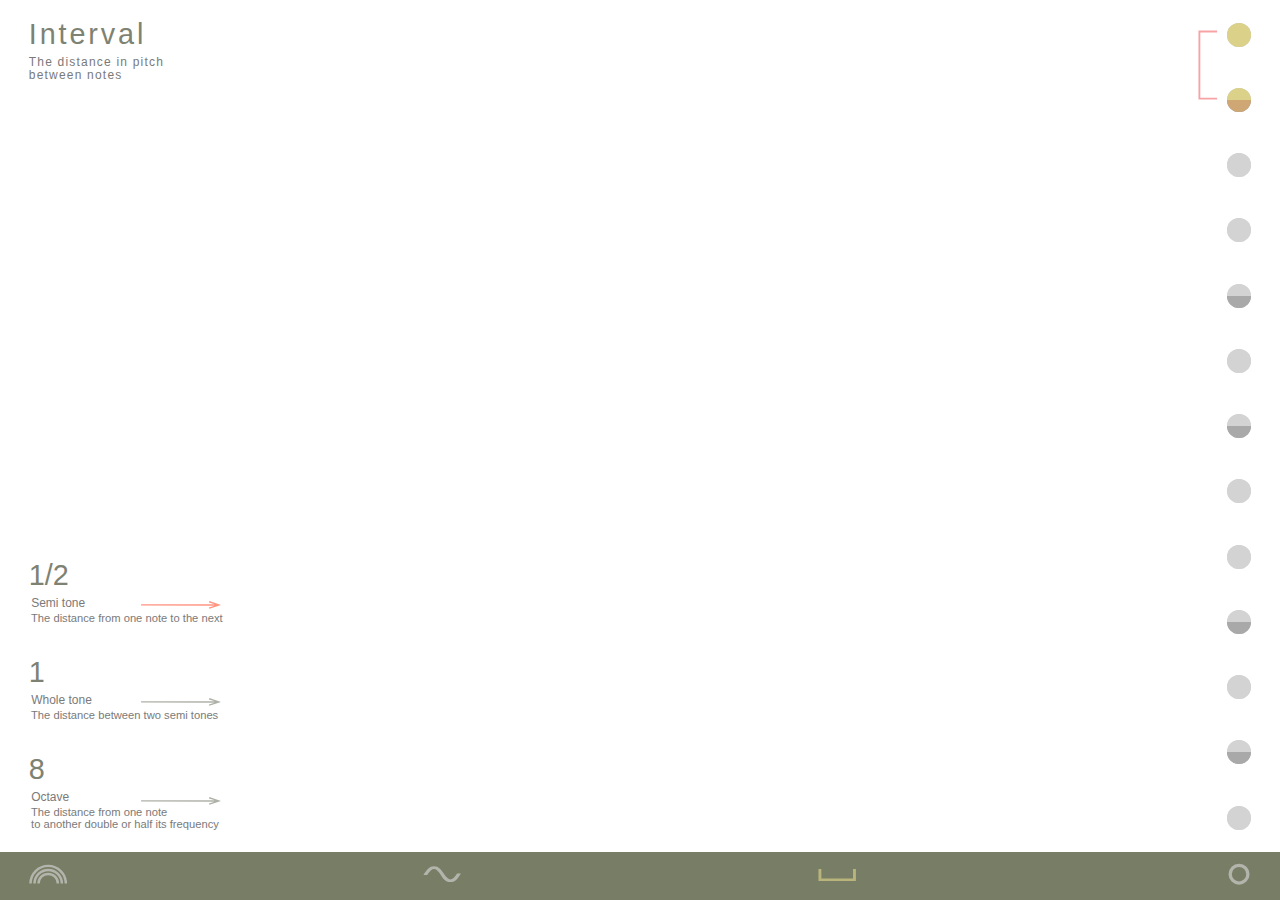
<file: html/interval.html>
<!DOCTYPE html>
<html lang="en">
<head>
    <meta charset="UTF-8">
    <meta http-equiv="X-UA-Compatible" content="IE=edge">
    <meta name="viewport" content="width=device-width, initial-scale=1.0">
    <title>Chromatic</title>
    <link rel="stylesheet" href="/css/interval.css">
</head>
<body>

    <!--NAVIGATION-->
    <nav>
        <ul>
            <li><a href="/html/chromatic.html">
                <svg class="logo" xmlns="http://www.w3.org/2000/svg" viewBox="0 0 39.01 19.9">
                    <g class="chromaticLogo" fill="none" stroke="lightgray" stroke-miterlimit="10" stroke-width="2.5">
                      <path d="M37.49 19.9a18 18 0 1 0-36 0" opacity=".65"/>
                      <path d="M33.37 19.9a13.87 13.87 0 1 0-27.74 0" opacity=".65"/>
                      <path d="M29.33 19.9a9.83 9.83 0 1 0-19.66 0" opacity=".65"/>
                    </g>
                </svg>                
            </a></li>

            <li><a href="/html/frequency.html">
                <svg class="logo" xmlns="http://www.w3.org/2000/svg" viewBox="0 0 40 17.13">
                    <path d="M11.47 2.43c3.62 0 5.56 3.12 7.62 6.42 2.24 3.58 4.54 7.28 9.47 7.28s7.24-3.7 9.47-7.28l.16-.26H36c-2 3.18-3.93 6.1-7.43 6.1S23 11.57 20.94 8.27C18.71 4.69 16.4 1 11.48 1S4.24 4.69 2.01 8.27l-.2.32h2.2C6 5.38 7.94 2.43 11.47 2.43Z" fill="lightgray" stroke="lightgray" stroke-miterlimit="10" stroke-width="1.5" class="frequencyLogo" opacity=".65"/>
                </svg>                
            </a></li>

            <li><a href="/html/interval.html"> 
                <svg class="logo" xmlns="http://www.w3.org/2000/svg" viewBox="0 -2 40.01 15.44">
                    <polyline class="intervalLogo" points="38.01 0 38.01 11.44 2 11.44 2 0" fill="none" stroke="lightgray" stroke-miterlimit="10" stroke-width="3" opacity=".65"/>
                </svg>                
            </a></li>

            <li><a href="/html/note.html">
                <svg class="logo" xmlns="http://www.w3.org/2000/svg" viewBox="-3.1 0 17.35 17.35">
                    <circle class="noteLogo" cx="8.67" cy="8.67" r="4" fill="none" stroke="lightgray" stroke-miterlimit="10" stroke-width="1.5" opacity=".65"/>
                </svg>                
            </a></li>
        </ul>
    </nav>

        <!--MAIN-->
   <main>

    <!--GRID-->
    <div class="grid">

        <!--CONTENT-->
        <div class="content">
            <div class="title">
                <h1>Interval</h1>
                <p>The distance in pitch <br> between notes</p>
            </div>

            <!--INTERVAL TEXT-->
            <div class="intervalText">

                <div class="halfStep">
                    <div class="combo">
                        <h1>1/2</h1>
                        <svg class="arrow halfStepButton" xmlns="http://www.w3.org/2000/svg" viewBox="0 0 58 5.65"><path class="halfColour" d="M1145.47,214.57l-.32,1,4.26,1.43-53.53-.12v1l53.22.12-3.94,1.32.32.95,8.41-2.82Z" transform="translate(-1095.87 -214.57)" fill="#5e634f" opacity="0.5"/></svg>    
                    </div>
                    <p class="subhead">Semi tone</p>
                    <p>The distance from one note to the next</p>
                </div>

                <div class="wholeStep">
                    <div class="combo">
                        <h1>1</h1>
                        <svg class="arrow wholeStepButton" xmlns="http://www.w3.org/2000/svg" viewBox="0 0 58 5.65"><path class="wholeColour" d="M1145.47,214.57l-.32,1,4.26,1.43-53.53-.12v1l53.22.12-3.94,1.32.32.95,8.41-2.82Z" transform="translate(-1095.87 -214.57)" fill="#5e634f" opacity="0.5"/></svg>
                    </div>
                    <p class="subhead">Whole tone</p> 
                    <p>The distance between two semi tones</p>
                </div>

                <div class="octave">
                    <div class="combo">
                        <h1>8</h1>
                        <svg class="arrow octaveButton octArrow" xmlns="http://www.w3.org/2000/svg" viewBox="0 0 58 5.65"><path class="octColour" d="M1145.47,214.57l-.32,1,4.26,1.43-53.53-.12v1l53.22.12-3.94,1.32.32.95,8.41-2.82Z" transform="translate(-1095.87 -214.57)" fill="#5e634f" opacity="0.5"/></svg>   
                    </div>
                    <p class="subhead">Octave</p>
                    <p>The distance from one note<br>to another double or half its frequency</p>   
                </div>

            </div>

        </div>
            
            <!--NOTES-->
            <div class="notes">

                <svg class="intervalLines" xmlns="http://www.w3.org/2000/svg" viewBox="0 0 26.5 866.5">
                    <polyline class="octLine line" points="20.5 845 1.5 845 1.5 1.5 20.5 1.5" fill="none" stroke="#ed1c24" stroke-miterlimit="10" stroke-width="2" opacity=".5"/>
                    <polyline class="halfLine line" points="20.5 73.5 1.5 73.5 1.5 1.5 20.5 1.5" fill="none" stroke="#ed1c24" stroke-miterlimit="10" stroke-width="2" opacity=".5"/>
                    <polyline class="wholeLine line" points="20.5 145.3 1.5 145.3 1.5 1.5 20.5 1.5" fill="none" stroke="#ed1c24" stroke-miterlimit="10" stroke-width="2" opacity=".5"/>
                </svg>

                <!--CIRCLES-->
                <div class="circles">

                    <!--COLOUR CIRCLES-->
                    <div class="colourCircles">

                        <!--aTwo-->
                        <svg class="aTwoColour" xmlns="http://www.w3.org/2000/svg" viewBox="0 0 33 33">
                            <circle class="aTwo naturalNote aTwoColourGrey" cx="16.5" cy="16.5" r="16.5" fill="#dbd189"/>
                        </svg>

                        <!--aSharp-->
                        <svg class="aSharpColour" xmlns="http://www.w3.org/2000/svg" viewBox="0 0 33 33">
                            <g class="aSharp">
                            <path class="flatNote aSharpColourGrey" d="M976.78,179.83a16.5,16.5,0,0,1-33,0" transform="translate(-943.78 -163.33)" fill="#cea774"/>
                            <path class="sharpNote aSharpColourGrey" d="M943.78,179.83a16.5,16.5,0,1,1,33,0" transform="translate(-943.78 -163.33)" fill="#dbd189"/>
                            </g>
                        </svg>

                        <!--b-->
                        <svg class="bColour" xmlns="http://www.w3.org/2000/svg" viewBox="0 0 33 33">
                            <circle class="b naturalNote bColourGrey" cx="16.5" cy="16.5" r="16.5" fill="#cea774"/>
                        </svg>

                        <!--c-->
                        <svg class="cColour mute" xmlns="http://www.w3.org/2000/svg" viewBox="0 0 33 33">
                            <circle class="c naturalNote" cx="16.5" cy="16.5" r="16.5" fill="#d69f96"/>
                        </svg>

                        <!--cSharp-->
                        <svg class="cSharpColour mute" xmlns="http://www.w3.org/2000/svg" viewBox="0 0 33 33">
                            <g class="cSharp">
                            <path class="flatNote" d="M976.78,395.7a16.5,16.5,0,1,1-33,0" transform="translate(-943.78 -379.2)" fill="#af6d6d"/>
                            <path class="sharpNote" d="M943.78,395.7a16.5,16.5,0,0,1,33,0" transform="translate(-943.78 -379.2)" fill="#d69f96"/>
                            </g>
                        </svg>

                        <!--d-->
                        <svg class="dColour mute" xmlns="http://www.w3.org/2000/svg" viewBox="0 0 33 33">
                            <circle class="d naturalNote" cx="16.5" cy="16.5" r="16.5" fill="#af6d6d"/>
                        </svg>

                        <!--dSharp-->
                        <svg class="dSharpColour mute" xmlns="http://www.w3.org/2000/svg" viewBox="0 0 33 33">
                            <g class="dSharp">
                            <path class="flatNote" d="M976.78,539.62a16.5,16.5,0,1,1-33,0" transform="translate(-943.78 -523.12)" fill="#9a96bc"/>
                            <path class="sharpNote" d="M943.78,539.62a16.5,16.5,0,0,1,33,0" transform="translate(-943.78 -523.12)" fill="#af6d6d"/>
                            </g>
                        </svg>

                        <!--e-->
                        <svg class="eColour mute" xmlns="http://www.w3.org/2000/svg" viewBox="0 0 33 33">
                            <circle class="e naturalNote" cx="16.5" cy="16.5" r="16.5" fill="#9a96bc"/>
                        </svg>

                        <!--f-->
                        <svg class="fColour mute" xmlns="http://www.w3.org/2000/svg" viewBox="0 0 33 33">
                            <circle class="f naturalNote" cx="16.5" cy="16.5" r="16.5" fill="#8bb7c1"/>
                        </svg>

                        <!--fSharp-->
                        <svg class="fSharpColour mute" xmlns="http://www.w3.org/2000/svg" viewBox="0 0 33 33">
                            <g class="fSharp">
                            <path class="flatNote" d="M976.78,755.49a16.5,16.5,0,0,1-33,0" transform="translate(-943.78 -738.99)" fill="#79af90"/>
                            <path class="sharpNote" d="M943.78,755.49a16.5,16.5,0,0,1,33,0" transform="translate(-943.78 -738.99)" fill="#8bb7c1"/>
                            </g>
                        </svg>

                        <!--g-->
                        <svg class="gColour mute" xmlns="http://www.w3.org/2000/svg" viewBox="0 0 33 33">
                            <circle class="g naturalNote" cx="16.5" cy="16.5" r="16.5" fill="#79af90"/>
                        </svg>

                        <!--gSharp-->
                        <svg class="gSharpColour mute" xmlns="http://www.w3.org/2000/svg" viewBox="0 0 33 33">
                            <g class="gSharp">
                                <path class="flatNote" d="M976.78,899.41a16.5,16.5,0,1,1-33,0" transform="translate(-943.78 -882.91)" fill="#dbd189"/>
                                <path class="sharpNote" d="M943.78,899.41a16.5,16.5,0,0,1,33,0" transform="translate(-943.78 -882.91)" fill="#79af90"/>
                            </g>
                        </svg>

                        <!--aOne-->
                        <svg class="aOneColour" xmlns="http://www.w3.org/2000/svg" viewBox="0 0 33 33">
                            <circle class="aOne naturalNote aOneColourGrey" cx="16.5" cy="16.5" r="16.5" fill="#dbd189"/>
                        </svg>
                    </div> 


                    <!--GREY CIRCLES-->
                    <div class="greyCircles">
                        <!--aTwo-->
                        <svg class="aTwoGrey" xmlns="http://www.w3.org/2000/svg" viewBox="0 0 33 33">
                            <circle cx="16.5" cy="16.5" r="16.5" fill="lightgray"/>
                        </svg>

                        <!--aSharp-->
                        <svg class="aSharpGrey" xmlns="http://www.w3.org/2000/svg" viewBox="0 0 33 33">
                            <path class="flatNote gSharpFlash" d="M976.78,899.41a16.5,16.5,0,1,1-33,0" transform="translate(-943.78 -882.91)" fill="darkgray"/>
                            <path class="sharpNote gSharpFlash" d="M943.78,899.41a16.5,16.5,0,0,1,33,0" transform="translate(-943.78 -882.91)" fill="lightgray"/>
                        </svg>

                        <!--b-->
                        <svg class="bGrey" xmlns="http://www.w3.org/2000/svg" viewBox="0 0 33 33">
                            <circle cx="16.5" cy="16.5" r="16.5" fill="lightgray"/>
                        </svg>

                        <!--c-->
                        <svg class="cGrey" xmlns="http://www.w3.org/2000/svg" viewBox="0 0 33 33">
                            <circle cx="16.5" cy="16.5" r="16.5" fill="lightgray"/>
                        </svg>

                        <!--cSharp-->
                        <svg class="cSharpGrey" xmlns="http://www.w3.org/2000/svg" viewBox="0 0 33 33">
                            <g class="gSharp">
                                <path class="flatNote gSharpFlash" d="M976.78,899.41a16.5,16.5,0,1,1-33,0" transform="translate(-943.78 -882.91)" fill="darkgray"/>
                                <path class="sharpNote gSharpFlash" d="M943.78,899.41a16.5,16.5,0,0,1,33,0" transform="translate(-943.78 -882.91)" fill="lightgray"/>
                            </g>
                        </svg>

                        <!--d-->
                        <svg class="dGrey" xmlns="http://www.w3.org/2000/svg" viewBox="0 0 33 33">
                            <circle cx="16.5" cy="16.5" r="16.5" fill="lightgray"/>
                        </svg>

                        <!--dSharp-->
                        <svg class="dSharpGrey" xmlns="http://www.w3.org/2000/svg" viewBox="0 0 33 33">
                            <path class="flatNote gSharpFlash" d="M976.78,899.41a16.5,16.5,0,1,1-33,0" transform="translate(-943.78 -882.91)" fill="darkgray"/>
                            <path class="sharpNote gSharpFlash" d="M943.78,899.41a16.5,16.5,0,0,1,33,0" transform="translate(-943.78 -882.91)" fill="lightgray"/>
                        </svg>

                        <!--e-->
                        <svg class="eGrey" xmlns="http://www.w3.org/2000/svg" viewBox="0 0 33 33">
                            <circle cx="16.5" cy="16.5" r="16.5" fill="lightgray"/>
                        </svg>

                        <!--f-->
                        <svg class="fGrey" xmlns="http://www.w3.org/2000/svg" viewBox="0 0 33 33">
                            <circle cx="16.5" cy="16.5" r="16.5" fill="lightgray"/>
                        </svg>

                        <!--fSharp-->
                        <svg class="fSharpGrey" xmlns="http://www.w3.org/2000/svg" viewBox="0 0 33 33">
                            <path class="flatNote gSharpFlash" d="M976.78,899.41a16.5,16.5,0,1,1-33,0" transform="translate(-943.78 -882.91)" fill="darkgray"/>
                            <path class="sharpNote gSharpFlash" d="M943.78,899.41a16.5,16.5,0,0,1,33,0" transform="translate(-943.78 -882.91)" fill="lightgray"/>
                        </svg>

                        <!--g-->
                        <svg class="gGrey" xmlns="http://www.w3.org/2000/svg" viewBox="0 0 33 33">
                            <circle cx="16.5" cy="16.5" r="16.5" fill="lightgray"/>
                        </svg>

                        <!--gSharp-->
                        <svg class= "gSharpGrey" xmlns="http://www.w3.org/2000/svg" viewBox="0 0 33 33">
                            <path class="flatNote gSharpFlash" d="M976.78,899.41a16.5,16.5,0,1,1-33,0" transform="translate(-943.78 -882.91)" fill="darkgray"/>
                            <path class="sharpNote gSharpFlash" d="M943.78,899.41a16.5,16.5,0,0,1,33,0" transform="translate(-943.78 -882.91)" fill="lightgray"/>
                        </svg>

                        <!--aOne-->
                        <svg class="aOneGrey" xmlns="http://www.w3.org/2000/svg" viewBox="0 0 33 33">
                            <circle cx="16.5" cy="16.5" r="16.5" fill="lightgray"/>
                        </svg>
                    </div> 

                    <!--GREY CIRCLES-->
                    <div class="bgCircles">
                        <!--aTwo-->
                        <svg xmlns="http://www.w3.org/2000/svg" viewBox="0 0 33 33">
                            <circle cx="16.5" cy="16.5" r="16.5" fill="lightgray"/>
                        </svg>

                        <!--aSharp-->
                        <svg xmlns="http://www.w3.org/2000/svg" viewBox="0 0 33 33">
                            <path d="M976.78,899.41a16.5,16.5,0,1,1-33,0" transform="translate(-943.78 -882.91)" fill="darkgray"/>
                            <path d="M943.78,899.41a16.5,16.5,0,0,1,33,0" transform="translate(-943.78 -882.91)" fill="lightgray"/>
                        </svg>

                        <!--b-->
                        <svg xmlns="http://www.w3.org/2000/svg" viewBox="0 0 33 33">
                            <circle cx="16.5" cy="16.5" r="16.5" fill="lightgray"/>
                        </svg>

                        <!--c-->
                        <svg xmlns="http://www.w3.org/2000/svg" viewBox="0 0 33 33">
                            <circle cx="16.5" cy="16.5" r="16.5" fill="lightgray"/>
                        </svg>

                        <!--cSharp-->
                        <svg xmlns="http://www.w3.org/2000/svg" viewBox="0 0 33 33">
                            <path d="M976.78,899.41a16.5,16.5,0,1,1-33,0" transform="translate(-943.78 -882.91)" fill="darkgray"/>
                            <path d="M943.78,899.41a16.5,16.5,0,0,1,33,0" transform="translate(-943.78 -882.91)" fill="lightgray"/>
                        </svg>

                        <!--d-->
                        <svg xmlns="http://www.w3.org/2000/svg" viewBox="0 0 33 33">
                            <circle cx="16.5" cy="16.5" r="16.5" fill="lightgray"/>
                        </svg>

                        <!--dSharp-->
                        <svg xmlns="http://www.w3.org/2000/svg" viewBox="0 0 33 33">
                            <path d="M976.78,899.41a16.5,16.5,0,1,1-33,0" transform="translate(-943.78 -882.91)" fill="darkgray"/>
                            <path d="M943.78,899.41a16.5,16.5,0,0,1,33,0" transform="translate(-943.78 -882.91)" fill="lightgray"/>
                        </svg>

                        <!--e-->
                        <svg xmlns="http://www.w3.org/2000/svg" viewBox="0 0 33 33">
                            <circle cx="16.5" cy="16.5" r="16.5" fill="lightgray"/>
                        </svg>

                        <!--f-->
                        <svg xmlns="http://www.w3.org/2000/svg" viewBox="0 0 33 33">
                            <circle cx="16.5" cy="16.5" r="16.5" fill="lightgray"/>
                        </svg>

                        <!--fSharp-->
                        <svg xmlns="http://www.w3.org/2000/svg" viewBox="0 0 33 33">
                            <path d="M976.78,899.41a16.5,16.5,0,1,1-33,0" transform="translate(-943.78 -882.91)" fill="darkgray"/>
                            <path d="M943.78,899.41a16.5,16.5,0,0,1,33,0" transform="translate(-943.78 -882.91)" fill="lightgray"/>
                        </svg>

                        <!--g-->
                        <svg xmlns="http://www.w3.org/2000/svg" viewBox="0 0 33 33">
                            <circle cx="16.5" cy="16.5" r="16.5" fill="lightgray"/>
                        </svg>

                        <!--gSharp-->
                        <svg xmlns="http://www.w3.org/2000/svg" viewBox="0 0 33 33">
                            <path d="M976.78,899.41a16.5,16.5,0,1,1-33,0" transform="translate(-943.78 -882.91)" fill="darkgray"/>
                            <path d="M943.78,899.41a16.5,16.5,0,0,1,33,0" transform="translate(-943.78 -882.91)" fill="lightgray"/>
                        </svg>

                        <!--aOne-->
                        <svg xmlns="http://www.w3.org/2000/svg" viewBox="0 0 33 33">
                            <circle cx="16.5" cy="16.5" r="16.5" fill="lightgray"/>
                        </svg>
                    </div> 
                
                </div> <!--CIRCLES-->
            </div> <!--NOTES-->
        </div> <!--GRID-->
   </main>

<script src="https://cdnjs.cloudflare.com/ajax/libs/gsap/3.7.1/gsap.min.js"></script>
<script src="/js/interval.js"></script>
</body>
</html>
</file>
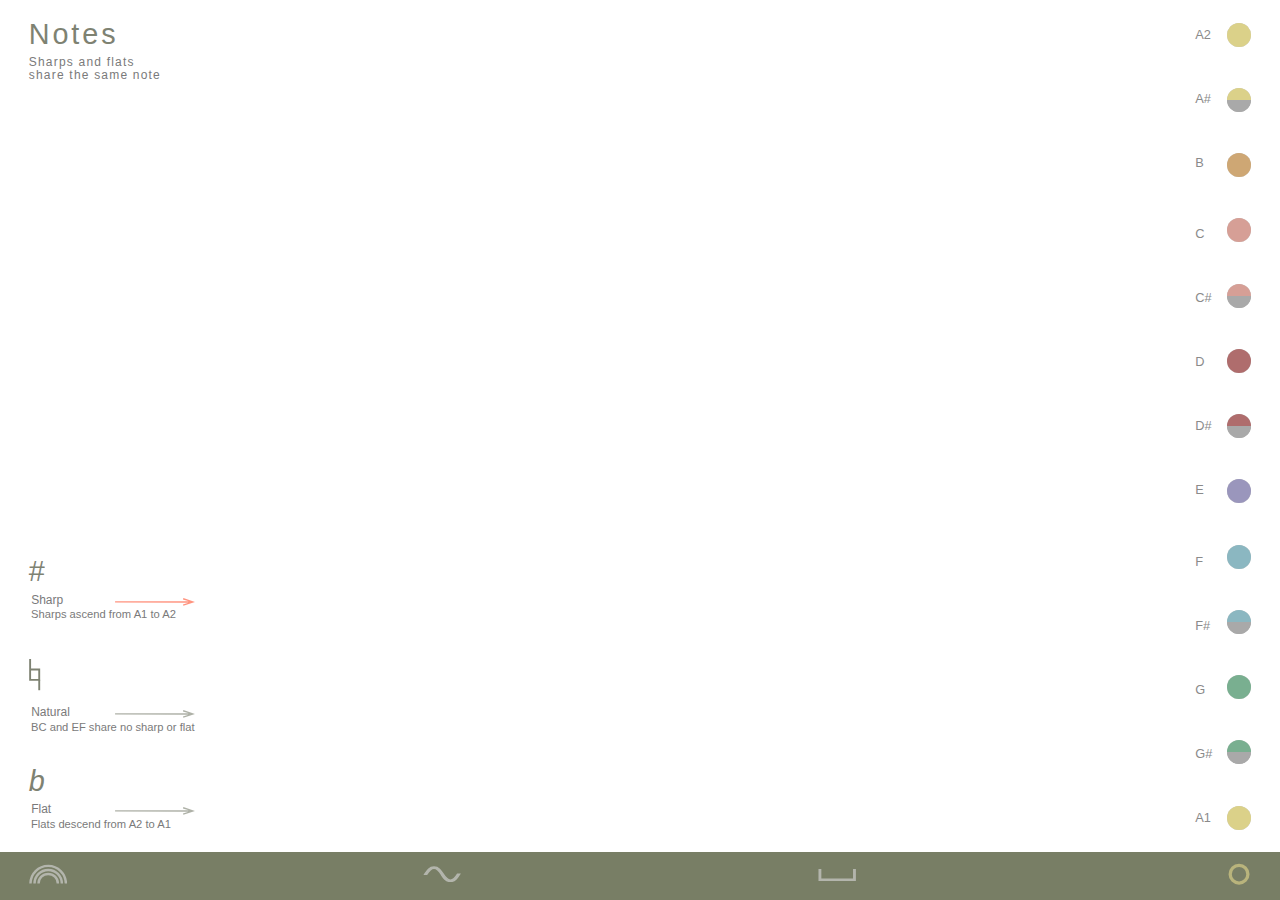
<file: html/note.html>
<!DOCTYPE html>
<html lang="en">
<head>
    <meta charset="UTF-8">
    <meta http-equiv="X-UA-Compatible" content="IE=edge">
    <meta name="viewport" content="width=device-width, initial-scale=1.0">
    <title>Chromatic</title>
    <link rel="stylesheet" href="/css/note.css">
</head>
<body>

    <!--NAVIGATION-->
    <nav>
        <ul>
            <li><a href="/html/chromatic.html">
                <svg class="logo" xmlns="http://www.w3.org/2000/svg" viewBox="0 0 39.01 19.9">
                    <g class="chromaticLogo" fill="none" stroke="lightgray" stroke-miterlimit="10" stroke-width="2.5">
                      <path d="M37.49 19.9a18 18 0 1 0-36 0" opacity=".65"/>
                      <path d="M33.37 19.9a13.87 13.87 0 1 0-27.74 0" opacity=".65"/>
                      <path d="M29.33 19.9a9.83 9.83 0 1 0-19.66 0" opacity=".65"/>
                    </g>
                </svg>                
            </a></li>

            <li><a href="/html/frequency.html">
                <svg class="logo" xmlns="http://www.w3.org/2000/svg" viewBox="0 0 40 17.13">
                    <path d="M11.47 2.43c3.62 0 5.56 3.12 7.62 6.42 2.24 3.58 4.54 7.28 9.47 7.28s7.24-3.7 9.47-7.28l.16-.26H36c-2 3.18-3.93 6.1-7.43 6.1S23 11.57 20.94 8.27C18.71 4.69 16.4 1 11.48 1S4.24 4.69 2.01 8.27l-.2.32h2.2C6 5.38 7.94 2.43 11.47 2.43Z" fill="lightgray" stroke="lightgray" stroke-miterlimit="10" stroke-width="1.5" class="frequencyLogo" opacity=".65"/>
                </svg>                
            </a></li>

            <li><a href="/html/interval.html"> 
                <svg class="logo" xmlns="http://www.w3.org/2000/svg" viewBox="0 -2 40.01 15.44">
                    <polyline class="intervalLogo" points="38.01 0 38.01 11.44 2 11.44 2 0" fill="none" stroke="lightgray" stroke-miterlimit="10" stroke-width="3" opacity=".65"/>
                </svg>                
            </a></li>

            <li><a href="/html/note.html">
                <svg class="logo" xmlns="http://www.w3.org/2000/svg" viewBox="-3.1 0 17.35 17.35">
                    <circle class="noteLogo" cx="8.67" cy="8.67" r="4" fill="none" stroke="lightgray" stroke-miterlimit="10" stroke-width="1.5" opacity=".65"/>
                </svg>                
            </a></li>
        </ul>
    </nav>

   <!--MAIN-->
   <main>

    <!--GRID-->
    <div class="grid">

    <!--CONTENT-->
    <div class="content">
        <div class="title">
            <h1>Notes</h1>
            <p>Sharps and flats <br> share the same note</p>
        </div>

        <div class="intervalText">

            <div class="halfStep">
                <div class="combo">
                    <h1>#</h1>
                    <svg class="arrow sharpButton" xmlns="http://www.w3.org/2000/svg" viewBox="0 0 58 5.65"><path class="sharpColour" d="M1145.47,214.57l-.32,1,4.26,1.43-53.53-.12v1l53.22.12-3.94,1.32.32.95,8.41-2.82Z" transform="translate(-1095.87 -214.57)" fill="#5e634f" opacity="0.5"/></svg>    
                </div>
                <p class="subhead">Sharp</p>
                <p>Sharps ascend from A1 to A2</p>
            </div>

            <div class="wholeStep">
                <div class="combo">
                    <h1>
                        <svg xmlns="http://www.w3.org/2000/svg" width="15.11936" height="41.51818" viewBox="0 -5 20.11936 46.51818">
                            <polyline points="1.5 13.893 13.619 13.893 13.619 27.786 1.5 27.786 1.5 13.893 1.5 0" fill="none" stroke="#5e634f" stroke-miterlimit="10" stroke-width="2.5"/>
                            <line x1="13.61936" y1="27.625" x2="13.61936" y2="41.51818" fill="none" stroke="#5e634f" stroke-miterlimit="10" stroke-width="2.5"/>
                          </svg>

                    </h1>
                    <svg class="arrow naturalButton" xmlns="http://www.w3.org/2000/svg" viewBox="0 0 58 5.65"><path class="naturalColour" d="M1145.47,214.57l-.32,1,4.26,1.43-53.53-.12v1l53.22.12-3.94,1.32.32.95,8.41-2.82Z" transform="translate(-1095.87 -214.57)" fill="#5e634f" opacity="0.5"/></svg>
                </div>
                <p class="subhead">Natural</p> 
                <p>BC and EF share no sharp or flat</p>
            </div>

            <div class="octave">
                <div class="combo">
                    <h1><i>b</i></h1>
                    <svg class="arrow flatButton octArrow" xmlns="http://www.w3.org/2000/svg" viewBox="0 0 58 5.65"><path class="flatColour" d="M1145.47,214.57l-.32,1,4.26,1.43-53.53-.12v1l53.22.12-3.94,1.32.32.95,8.41-2.82Z" transform="translate(-1095.87 -214.57)" fill="#5e634f" opacity="0.5"/></svg>   
                </div>
                <p class="subhead">Flat</p>
                <p>Flats descend from A2 to A1</p>   
            </div>

        </div>

    </div>
        
        <!--NOTES-->
        <div class="notes">

            <!--TEXT-->
            <div class="noteText">
                <p class="naturalText">A2</p>

                <div class="mixText">
                    <p class="sharpText">A#</p>
                    <p class="flatText">Ab</p>
                </div>

                <p class="naturalText">B</p>
                <p class="naturalText">C</p>

                <div class="mixText">
                    <p class="sharpText">C#</p>
                    <p class="flatText">Cb</p>
                </div>
            
                <p class="naturalText">D</p>

                <div class="mixText">
                    <p class="sharpText">D#</p>
                    <p class="flatText">Db</p>
                </div>

                <p class="naturalText">E</p>
                <p class="naturalText">F</p>

                <div class="mixText">
                    <p class="sharpText">F#</p>
                    <p class="flatText">Fb</p>
                </div>

                <p class="naturalText">G</p>

                <div class="mixText">
                    <p class="sharpText">G#</p>
                    <p class="flatText">Gb</p>
                </div>

                <p class="naturalText">A1</p>
            </div>



            <!--CIRCLES-->
            <div class="circles">

                <!--COLOUR CIRCLES-->
                <div class="colourCircles">

                    <!--aTwo-->
                    <svg class="aTwoColour" xmlns="http://www.w3.org/2000/svg" viewBox="0 0 33 33">
                        <circle class="aTwo naturalNote" cx="16.5" cy="16.5" r="16.5" fill="#dbd189"/>
                    </svg>

                    <!--aSharp-->
                    <svg class="aSharpColour" xmlns="http://www.w3.org/2000/svg" viewBox="0 0 33 33">
                        <g class="aSharp">
                        <path class="flatNote" d="M976.78,179.83a16.5,16.5,0,0,1-33,0" transform="translate(-943.78 -163.33)" fill="#cea774"/>
                        <path class="sharpNote" d="M943.78,179.83a16.5,16.5,0,1,1,33,0" transform="translate(-943.78 -163.33)" fill="#dbd189"/>
                        </g>
                    </svg>

                    <!--b-->
                    <svg class="bColour" xmlns="http://www.w3.org/2000/svg" viewBox="0 0 33 33">
                        <circle class="b naturalNote" cx="16.5" cy="16.5" r="16.5" fill="#cea774"/>
                    </svg>

                    <!--c-->
                    <svg class="cColour" xmlns="http://www.w3.org/2000/svg" viewBox="0 0 33 33">
                        <circle class="c naturalNote" cx="16.5" cy="16.5" r="16.5" fill="#d69f96"/>
                    </svg>

                    <!--cSharp-->
                    <svg class="cSharpColour" xmlns="http://www.w3.org/2000/svg" viewBox="0 0 33 33">
                        <g class="cSharp">
                        <path class="flatNote" d="M976.78,395.7a16.5,16.5,0,1,1-33,0" transform="translate(-943.78 -379.2)" fill="#af6d6d"/>
                        <path class="sharpNote" d="M943.78,395.7a16.5,16.5,0,0,1,33,0" transform="translate(-943.78 -379.2)" fill="#d69f96"/>
                        </g>
                    </svg>

                    <!--d-->
                    <svg class="dColour" xmlns="http://www.w3.org/2000/svg" viewBox="0 0 33 33">
                        <circle class="d naturalNote" cx="16.5" cy="16.5" r="16.5" fill="#af6d6d"/>
                    </svg>

                    <!--dSharp-->
                    <svg class="dSharpColour" xmlns="http://www.w3.org/2000/svg" viewBox="0 0 33 33">
                        <g class="dSharp">
                        <path class="flatNote" d="M976.78,539.62a16.5,16.5,0,1,1-33,0" transform="translate(-943.78 -523.12)" fill="#9a96bc"/>
                        <path class="sharpNote" d="M943.78,539.62a16.5,16.5,0,0,1,33,0" transform="translate(-943.78 -523.12)" fill="#af6d6d"/>
                        </g>
                    </svg>

                    <!--e-->
                    <svg class="eColour" xmlns="http://www.w3.org/2000/svg" viewBox="0 0 33 33">
                        <circle class="e naturalNote" cx="16.5" cy="16.5" r="16.5" fill="#9a96bc"/>
                    </svg>

                    <!--f-->
                    <svg class="fColour" xmlns="http://www.w3.org/2000/svg" viewBox="0 0 33 33">
                        <circle class="f naturalNote" cx="16.5" cy="16.5" r="16.5" fill="#8bb7c1"/>
                    </svg>

                    <!--fSharp-->
                    <svg class="fSharpColour" xmlns="http://www.w3.org/2000/svg" viewBox="0 0 33 33">
                        <g class="fSharp">
                        <path class="flatNote" d="M976.78,755.49a16.5,16.5,0,0,1-33,0" transform="translate(-943.78 -738.99)" fill="#79af90"/>
                        <path class="sharpNote" d="M943.78,755.49a16.5,16.5,0,0,1,33,0" transform="translate(-943.78 -738.99)" fill="#8bb7c1"/>
                        </g>
                    </svg>

                    <!--g-->
                    <svg class="gColour" xmlns="http://www.w3.org/2000/svg" viewBox="0 0 33 33">
                        <circle class="g naturalNote" cx="16.5" cy="16.5" r="16.5" fill="#79af90"/>
                    </svg>

                    <!--gSharp-->
                    <svg class="gSharpColour" xmlns="http://www.w3.org/2000/svg" viewBox="0 0 33 33">
                        <g class="gSharp">
                            <path class="flatNote" d="M976.78,899.41a16.5,16.5,0,1,1-33,0" transform="translate(-943.78 -882.91)" fill="#dbd189"/>
                            <path class="sharpNote" d="M943.78,899.41a16.5,16.5,0,0,1,33,0" transform="translate(-943.78 -882.91)" fill="#79af90"/>
                        </g>
                    </svg>

                    <!--aOne-->
                    <svg class="aOneColour" xmlns="http://www.w3.org/2000/svg" viewBox="0 0 33 33">
                        <circle class="aOne naturalNote" cx="16.5" cy="16.5" r="16.5" fill="#dbd189"/>
                    </svg>
                </div> 


                <!--GREY CIRCLES-->
                <div class="greyCircles">
                    <!--aTwo-->
                    <svg class="aTwoGrey" xmlns="http://www.w3.org/2000/svg" viewBox="0 0 33 33">
                        <circle cx="16.5" cy="16.5" r="16.5" fill="lightgray"/>
                    </svg>

                    <!--aSharp-->
                    <svg class="aSharpGrey" xmlns="http://www.w3.org/2000/svg" viewBox="0 0 33 33">
                        <path d="M976.78,899.41a16.5,16.5,0,1,1-33,0" transform="translate(-943.78 -882.91)" fill="darkgray"/>
                        <path d="M943.78,899.41a16.5,16.5,0,0,1,33,0" transform="translate(-943.78 -882.91)" fill="lightgray"/>
                    </svg>

                    <!--b-->
                    <svg class="bGrey" xmlns="http://www.w3.org/2000/svg" viewBox="0 0 33 33">
                        <circle cx="16.5" cy="16.5" r="16.5" fill="lightgray"/>
                    </svg>

                    <!--c-->
                    <svg class="cGrey" xmlns="http://www.w3.org/2000/svg" viewBox="0 0 33 33">
                        <circle cx="16.5" cy="16.5" r="16.5" fill="lightgray"/>
                    </svg>

                    <!--cSharp-->
                    <svg class="cSharpGrey" xmlns="http://www.w3.org/2000/svg" viewBox="0 0 33 33">
                        <path d="M976.78,899.41a16.5,16.5,0,1,1-33,0" transform="translate(-943.78 -882.91)" fill="darkgray"/>
                        <path d="M943.78,899.41a16.5,16.5,0,0,1,33,0" transform="translate(-943.78 -882.91)" fill="lightgray"/>
                    </svg>

                    <!--d-->
                    <svg class="dGrey" xmlns="http://www.w3.org/2000/svg" viewBox="0 0 33 33">
                        <circle cx="16.5" cy="16.5" r="16.5" fill="lightgray"/>
                    </svg>

                    <!--dSharp-->
                    <svg class="dSharpGrey" xmlns="http://www.w3.org/2000/svg" viewBox="0 0 33 33">
                        <path d="M976.78,899.41a16.5,16.5,0,1,1-33,0" transform="translate(-943.78 -882.91)" fill="darkgray"/>
                        <path d="M943.78,899.41a16.5,16.5,0,0,1,33,0" transform="translate(-943.78 -882.91)" fill="lightgray"/>
                    </svg>

                    <!--e-->
                    <svg class="eGrey" xmlns="http://www.w3.org/2000/svg" viewBox="0 0 33 33">
                        <circle cx="16.5" cy="16.5" r="16.5" fill="lightgray"/>
                    </svg>

                    <!--f-->
                    <svg class="fGrey" xmlns="http://www.w3.org/2000/svg" viewBox="0 0 33 33">
                        <circle cx="16.5" cy="16.5" r="16.5" fill="lightgray"/>
                    </svg>

                    <!--fSharp-->
                    <svg class="fSharpGrey" xmlns="http://www.w3.org/2000/svg" viewBox="0 0 33 33">
                        <path d="M976.78,899.41a16.5,16.5,0,1,1-33,0" transform="translate(-943.78 -882.91)" fill="darkgray"/>
                        <path d="M943.78,899.41a16.5,16.5,0,0,1,33,0" transform="translate(-943.78 -882.91)" fill="lightgray"/>
                    </svg>

                    <!--g-->
                    <svg class="gGrey" xmlns="http://www.w3.org/2000/svg" viewBox="0 0 33 33">
                        <circle cx="16.5" cy="16.5" r="16.5" fill="lightgray"/>
                    </svg>

                    <!--gSharp-->
                    <svg class= "gSharpGrey" xmlns="http://www.w3.org/2000/svg" viewBox="0 0 33 33">
                        <path d="M976.78,899.41a16.5,16.5,0,1,1-33,0" transform="translate(-943.78 -882.91)" fill="darkgray"/>
                        <path d="M943.78,899.41a16.5,16.5,0,0,1,33,0" transform="translate(-943.78 -882.91)" fill="lightgray"/>
                    </svg>

                    <!--aOne-->
                    <svg class="aOneGrey" xmlns="http://www.w3.org/2000/svg" viewBox="0 0 33 33">
                        <circle cx="16.5" cy="16.5" r="16.5" fill="lightgray"/>
                    </svg>
                </div> 



                <!--BG CIRCLES-->
                <div class="bgCircles">
                    <!--aTwo-->
                    <svg xmlns="http://www.w3.org/2000/svg" viewBox="0 0 33 33">
                        <circle cx="16.5" cy="16.5" r="16.5" fill="lightgray"/>
                    </svg>

                    <!--aSharp-->
                    <svg xmlns="http://www.w3.org/2000/svg" viewBox="0 0 33 33">
                        <path d="M976.78,899.41a16.5,16.5,0,1,1-33,0" transform="translate(-943.78 -882.91)" fill="darkgray"/>
                        <path d="M943.78,899.41a16.5,16.5,0,0,1,33,0" transform="translate(-943.78 -882.91)" fill="lightgray"/>
                    </svg>

                    <!--b-->
                    <svg xmlns="http://www.w3.org/2000/svg" viewBox="0 0 33 33">
                        <circle cx="16.5" cy="16.5" r="16.5" fill="lightgray"/>
                    </svg>

                    <!--c-->
                    <svg xmlns="http://www.w3.org/2000/svg" viewBox="0 0 33 33">
                        <circle cx="16.5" cy="16.5" r="16.5" fill="lightgray"/>
                    </svg>

                    <!--cSharp-->
                    <svg xmlns="http://www.w3.org/2000/svg" viewBox="0 0 33 33">
                        <path d="M976.78,899.41a16.5,16.5,0,1,1-33,0" transform="translate(-943.78 -882.91)" fill="darkgray"/>
                        <path d="M943.78,899.41a16.5,16.5,0,0,1,33,0" transform="translate(-943.78 -882.91)" fill="lightgray"/>
                    </svg>

                    <!--d-->
                    <svg xmlns="http://www.w3.org/2000/svg" viewBox="0 0 33 33">
                        <circle cx="16.5" cy="16.5" r="16.5" fill="lightgray"/>
                    </svg>

                    <!--dSharp-->
                    <svg xmlns="http://www.w3.org/2000/svg" viewBox="0 0 33 33">
                        <path d="M976.78,899.41a16.5,16.5,0,1,1-33,0" transform="translate(-943.78 -882.91)" fill="darkgray"/>
                        <path d="M943.78,899.41a16.5,16.5,0,0,1,33,0" transform="translate(-943.78 -882.91)" fill="lightgray"/>
                    </svg>

                    <!--e-->
                    <svg xmlns="http://www.w3.org/2000/svg" viewBox="0 0 33 33">
                        <circle cx="16.5" cy="16.5" r="16.5" fill="lightgray"/>
                    </svg>

                    <!--f-->
                    <svg xmlns="http://www.w3.org/2000/svg" viewBox="0 0 33 33">
                        <circle cx="16.5" cy="16.5" r="16.5" fill="lightgray"/>
                    </svg>

                    <!--fSharp-->
                    <svg xmlns="http://www.w3.org/2000/svg" viewBox="0 0 33 33">
                        <path d="M976.78,899.41a16.5,16.5,0,1,1-33,0" transform="translate(-943.78 -882.91)" fill="darkgray"/>
                        <path d="M943.78,899.41a16.5,16.5,0,0,1,33,0" transform="translate(-943.78 -882.91)" fill="lightgray"/>
                    </svg>

                    <!--g-->
                    <svg xmlns="http://www.w3.org/2000/svg" viewBox="0 0 33 33">
                        <circle cx="16.5" cy="16.5" r="16.5" fill="lightgray"/>
                    </svg>

                    <!--gSharp-->
                    <svg xmlns="http://www.w3.org/2000/svg" viewBox="0 0 33 33">
                        <path d="M976.78,899.41a16.5,16.5,0,1,1-33,0" transform="translate(-943.78 -882.91)" fill="darkgray"/>
                        <path d="M943.78,899.41a16.5,16.5,0,0,1,33,0" transform="translate(-943.78 -882.91)" fill="lightgray"/>
                    </svg>

                    <!--aOne-->
                    <svg xmlns="http://www.w3.org/2000/svg" viewBox="0 0 33 33">
                        <circle cx="16.5" cy="16.5" r="16.5" fill="lightgray"/>
                    </svg>
                </div> 

            </div> <!--CIRCLES-->
        </div> <!--NOTES-->
    </div> <!--GRID-->
   </main>

<script src="https://cdnjs.cloudflare.com/ajax/libs/gsap/3.7.1/gsap.min.js"></script>
<script src="/js/note.js"></script>
</body>
</html>
</file>
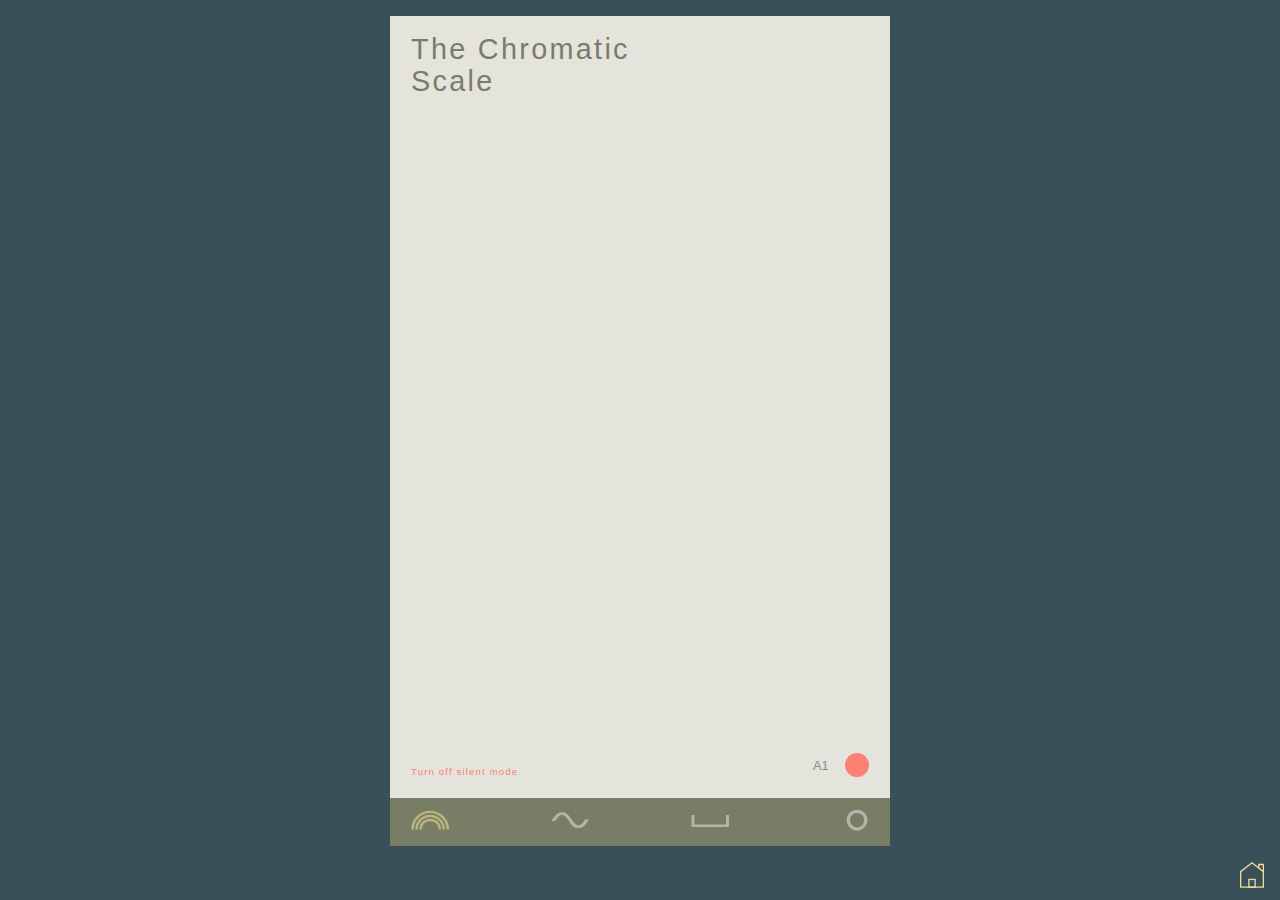
<file: html/notes.html>
<!DOCTYPE html>
<html lang="en">
<head>
    <meta charset="UTF-8">
    <meta http-equiv="X-UA-Compatible" content="IE=edge">
    <meta name="viewport" content="width=device-width, initial-scale=1.0">
    <title>Portfolio</title>
    <link rel="stylesheet" href="/css/notes.css">
    <link rel="icon" href="/content/bulb.svg">
</head>
<body>

    <main>
        <!--NAVIGATION-->
        <nav>
            <a href="/index.html">
                <svg class="home" xmlns="http://www.w3.org/2000/svg" viewBox="0 0 18.5 19.94"><polyline points="18 7.94 18 1.94 14.5 1.94 14.5 4.94" fill="none" stroke="#f2dc98" stroke-miterlimit="10"/><rect x="6.84" y="13.44" width="4.82" height="6" fill="none" stroke="#f2dc98" stroke-miterlimit="10"/><polygon points="18 19.44 18 7.47 9.25 0.63 0.5 7.47 0.5 19.44 18 19.44" fill="none" stroke="#f2dc98" stroke-miterlimit="10"/></svg>
            </a>
        </nav>
     
          <!--CONTENT-->
          <div class="content">
            <div class="container">
                <iframe src="/html/chromatic.html"></iframe>
            </div>

        </div>

    </main>
    <script src="/js/new.js"></script>
</body>
</html>
</file>
<file: css/portfolio.css>
* {
  margin: 0;
  padding: 0;
  box-sizing: border-box;
}

::-webkit-scrollbar {
  display: none;
}

html, body {
  height: 100%;
  height: calc(var(--vh, 1vh) * 100);
  width: 100%;
  background: #F2DC98;
  -webkit-tap-highlight-color: rgba(255, 255, 255, 0);
  -webkit-tap-highlight-color: rgba(0, 0, 0, 0);
  -webkit-tap-highlight-color: transparent;
}

main {
  max-height: 100%;
  scroll-snap-type: y mandatory;
  overflow-y: scroll;
  background-color: #3A5059;
}

nav {
  width: 100%;
  height: 2.4em;
  background: #3A5059;
  position: absolute;
  bottom: 0;
  display: flex;
  flex-direction: column;
  justify-content: center;
  align-items: flex-end;
}

.mail {
  width: 1.8em;
  margin-right: 1em;
}

@media (max-width: 400px) {
  svg {
    width: 100%;
  }
  svg:hover {
    filter: brightness(0);
    cursor: pointer;
  }
}

@media (min-width: 400px) {
  svg {
    width: 100%;
    transition: .3s;
  }
  svg:hover {
    filter: brightness(0);
    transition: .3s;
    cursor: pointer;
  }
}

.container {
  height: 100vh;
  height: calc(var(--vh, 1vh) * 100);
  scroll-snap-align: start;
  scroll-behavior: smooth;
  display: grid;
  grid-template-columns: 2em 1fr minmax(5em, 500px) 1fr 2em;
  grid-template-rows: 6em 3fr 4em 1fr 3em;
  grid-template-areas: 'dots . . . .' '. . content . .' '. . text . .' '. . . . . ' 'nav nav nav nav nav';
}

.container .dots {
  grid-area: dots;
  display: flex;
  flex-direction: column;
  justify-content: space-around;
  align-items: center;
  margin-top: .5em;
}

.container .dots .dot {
  width: .8em;
  height: .8em;
  border: .08em solid #F2DC98;
  border-radius: 50%;
}

.container .content {
  grid-area: content;
  display: flex;
  flex-direction: column;
  justify-content: center;
  align-items: center;
}

.container .text {
  grid-area: text;
  display: flex;
  flex-direction: column;
  justify-content: flex-start;
  align-items: left;
}

.container .text h1 {
  color: darkgray;
  font-size: .94rem;
  font-family: helvetica;
  font-weight: 300;
  letter-spacing: .05em;
  margin-bottom: .25em;
}

.container .text p {
  color: #828282;
  font-size: .8rem;
  font-family: helvetica;
  font-weight: 200;
  letter-spacing: .1em;
}

.container .text .arrow {
  margin-top: .5em;
}

@media (min-width: 800px) {
  main {
    display: flex;
    flex-direction: row;
    justify-content: space-around;
    align-items: center;
  }
  .dots {
    opacity: 0;
  }
  .container {
    grid-template-columns: 1fr 3fr 1fr;
    grid-template-rows: 10em 1fr 1fr 2.5em;
    grid-template-areas: 'dots . .' '. content .' '. text .' 'nav nav nav';
  }
  svg {
    width: 100%;
  }
  svg:hover {
    filter: brightness(0);
    cursor: pointer;
  }
  .text {
    align-self: start;
  }
  .two {
    background: none;
  }
}
/*# sourceMappingURL=portfolio.css.map */
</file>
<file: css/chromatic.css>
* {
  margin: 0;
  padding: 0;
  box-sizing: border-box;
}

html, body {
  height: calc(var(--vh, 1vh) * 100);
  width: 100%;
  user-select: none;
  -webkit-tap-highlight-color: rgba(255, 255, 255, 0);
}

nav {
  position: fixed;
  bottom: 0;
  width: 100%;
  background-color: #787E65;
  display: flex;
  flex-direction: row;
  justify-content: center;
  align-items: center;
}

nav ul {
  padding-left: 1em;
  padding-right: 1em;
  width: 98%;
  height: 3em;
  display: flex;
  flex-direction: row;
  justify-content: space-between;
  align-items: center;
}

nav ul li {
  list-style: none;
}

nav ul .logo {
  width: 2.4em;
}

nav ul .logoFill {
  stroke: #DBD189;
}

main {
  height: calc(var(--vh, 1vh) * 100);
  width: 100%;
  display: flex;
  flex-direction: column;
  justify-content: center;
  align-items: center;
}

.grid {
  padding-left: 1em;
  padding-right: 1em;
  height: 95%;
  width: 98%;
  display: grid;
  grid-template-columns: 1fr 3.5em;
  grid-template-rows: 1fr 3em;
  grid-template-areas: 'content notes' 'nav nav';
}

.content {
  grid-area: content;
  position: relative;
}

.content .title h1 {
  font-family: helvetica;
  font-weight: 300;
  font-size: 1.8rem;
  line-height: 0.85em;
  letter-spacing: .08em;
  color: #5e634f;
  opacity: 80%;
}

.content .title h1 .scale {
  line-height: 1.4em;
}

.content .title p {
  font-family: helvetica;
  font-weight: 500;
  font-size: .6rem;
  color: salmon;
  letter-spacing: .12em;
  position: absolute;
  bottom: 0;
}

.notes {
  grid-area: notes;
  display: flex;
  flex-direction: row;
  justify-content: space-between;
  align-items: center;
}

.notes .noteText {
  height: 100%;
  width: 100%;
  display: flex;
  flex-direction: column;
  justify-content: space-between;
  align-items: center;
}

.notes .noteText p {
  margin-top: .35em;
  margin-bottom: .35em;
  font-family: helvetica;
  font-weight: 300;
  font-size: .8rem;
  display: flex;
  flex-direction: column;
  justify-content: center;
  align-items: flex-start;
  width: 100%;
  color: #8A8A8A;
}

.notes .circles {
  position: relative;
  height: 100%;
  width: 100%;
  display: flex;
  flex-direction: column;
  justify-content: center;
  align-items: flex-end;
}

.notes .circles .colourCircles {
  position: absolute;
  height: 100%;
  width: 1.5em;
  display: flex;
  flex-direction: column;
  justify-content: space-between;
  align-items: center;
  cursor: pointer;
}

.notes .circles .greyCircles {
  position: absolute;
  height: 100%;
  width: 1.5em;
  display: flex;
  flex-direction: column;
  justify-content: space-between;
  align-items: center;
  cursor: pointer;
  z-index: -1;
}

.mute {
  opacity: 0;
}

.unmute {
  opacity: 100%;
  transition: .8s;
}
/*# sourceMappingURL=chromatic.css.map */
</file>
<file: css/contact.css>
* {
  margin: 0;
  padding: 0;
  box-sizing: border-box;
}

html, body {
  height: 100%;
  height: calc(var(--vh, 1vh) * 100);
  width: 100%;
  background: #3A5059;
  -webkit-tap-highlight-color: rgba(255, 255, 255, 0);
  -webkit-tap-highlight-color: rgba(0, 0, 0, 0);
  -webkit-tap-highlight-color: transparent;
}

main {
  width: 100%;
  height: 100%;
  display: grid;
  grid-template-columns: 1fr;
  grid-template-rows: 1fr 2.4em;
  grid-template-areas: 'content' 'nav';
}

nav {
  grid-area: nav;
  background: #3A5059;
  display: flex;
  flex-direction: column;
  justify-content: center;
  align-items: flex-end;
}

nav .home {
  width: 1.5em;
  margin-right: 1em;
  margin-bottom: .5em;
}

@media (max-width: 400px) {
  svg {
    width: 100%;
  }
  svg:hover {
    filter: brightness(0);
    cursor: pointer;
  }
}

@media (min-width: 400px) {
  svg {
    width: 100%;
    transition: .3s;
  }
  svg:hover {
    filter: brightness(0);
    transition: .3s;
    cursor: pointer;
  }
}

.content {
  grid-area: content;
  width: 100%;
  height: 100%;
  display: flex;
  flex-direction: column;
  justify-content: center;
  align-items: center;
}

p {
  color: #9c9c9c;
  font-size: .9rem;
  font-family: helvetica;
  font-weight: 200;
  letter-spacing: .25em;
}

.at {
  color: #F2DC98;
}
/*# sourceMappingURL=contact.css.map */
</file>
<file: css/eye.css>
* {
  margin: 0;
  padding: 0;
  box-sizing: border-box;
}

html, body {
  height: 100%;
  height: calc(var(--vh, 1vh) * 100);
  width: 100%;
  background: #3A5059;
  -webkit-tap-highlight-color: rgba(255, 255, 255, 0);
  -webkit-tap-highlight-color: rgba(0, 0, 0, 0);
  -webkit-tap-highlight-color: transparent;
}

main {
  width: 100%;
  height: 100%;
  display: grid;
  grid-template-columns: 1fr;
  grid-template-rows: 1fr 2.4em;
  grid-template-areas: 'content' 'nav';
}

nav {
  grid-area: nav;
  background: #3A5059;
  display: flex;
  flex-direction: column;
  justify-content: center;
  align-items: flex-end;
}

nav .home {
  width: 1.5em;
  margin-right: 1em;
  margin-bottom: .5em;
  transition: .4s;
}

nav .home:hover {
  filter: brightness(0);
  transition: .3s;
  cursor: pointer;
}

@media (max-width: 400px) {
  .home {
    width: 1.7em;
    margin-right: 1em;
  }
  .home:hover {
    filter: brightness(0);
    cursor: pointer;
  }
}

@media (min-width: 400px) {
  .home {
    width: 1.7em;
    margin-right: 1em;
    transition: .3s;
  }
  .home:hover {
    filter: brightness(0);
    transition: .3s;
    cursor: pointer;
  }
}

.content {
  width: 100%;
  height: 100%;
  display: flex;
  flex-direction: column;
  justify-content: center;
  align-items: center;
}

.container {
  width: 90%;
  max-width: 500px;
  height: 95%;
  position: relative;
  display: grid;
  grid-template-areas: 'one one one' 'two six .' '. three five' '. four .';
}

.eyeContainer {
  grid-area: one;
  display: flex;
  flex-direction: column;
  justify-content: center;
  align-items: center;
  position: relative;
}

.introText {
  grid-area: six;
  display: flex;
  flex-direction: column;
  justify-content: center;
  align-items: center;
  position: absolute;
  opacity: 100%;
  text-align: left;
  margin-top: 2em;
}

.introText p {
  font-size: .8em;
  font-weight: 200;
  letter-spacing: .08em;
  line-height: 1.2em;
  color: darkgray;
}

.textContainer {
  grid-area: two;
  position: relative;
}

.sideTextContainer {
  grid-area: five;
  position: relative;
  display: flex;
  flex-direction: column;
  justify-content: center;
  align-items: flex-start;
}

.text {
  position: absolute;
  display: none;
  user-select: none;
}

.sideText {
  position: absolute;
  opacity: 0;
  user-select: none;
}

h1 {
  font-family: helvetica;
  font-size: 1rem;
  font-weight: 300;
  letter-spacing: .2rem;
  line-height: 1.4em;
  color: #F2DC98;
}

p {
  font-family: helvetica;
  font-size: .75rem;
  font-weight: 100;
  letter-spacing: 0.05rem;
  line-height: 0.9rem;
  color: #8F8F8F;
}

.circleContainer {
  grid-area: three;
  position: relative;
  display: flex;
  flex-direction: column;
  justify-content: center;
  align-items: center;
  cursor: pointer;
}

@media (min-width: 400px) {
  .circleContainer, .sideTextContainer {
    margin-bottom: 3em;
  }
}

@media (max-width: 400px) {
  .circleContainer, .sideTextContainer {
    margin-bottom: 1.5em;
  }
}

.circle {
  position: absolute;
  display: none;
  width: 5em;
}

.sliderContainer {
  grid-area: four;
  display: flex;
  flex-direction: row;
  justify-content: center;
  align-items: flex-end;
  position: relative;
}

.slider {
  -webkit-appearance: none;
  width: 100%;
  background: linear-gradient(to right, #061d337e 10%, #061d337e 10%, rgba(255, 255, 255, 0) 0%, rgba(255, 255, 255, 0) 100%);
  border: solid 1px #061d337e;
  outline: none;
  appearance: none;
  position: absolute;
  display: none;
}

.slider::-webkit-slider-thumb {
  -webkit-appearance: none;
  width: 2.5em;
  height: 2.5em;
  appearance: none;
  margin-top: -3.5em;
  background: url(/content/bulb.svg);
  background-repeat: no-repeat;
  border: none;
  cursor: pointer;
}

.slider::-moz-range-thumb {
  -moz-appearance: none;
  width: 2.5em;
  height: 2.5em;
  appearance: none;
  margin-top: -3.5em;
  background: url(/content/bulb.svg);
  background-repeat: no-repeat;
  border: none;
  cursor: pointer;
}

.slider::-webkit-slider-runnable-track {
  -webkit-appearance: none;
  width: 100%;
  height: .4em;
  background: none;
  border: none;
  cursor: pointer;
  appearance: none;
}

.slider::-moz-range-track {
  -moz-appearance: none;
  width: 100%;
  height: .4em;
  background: none;
  border: none;
  cursor: pointer;
  appearance: none;
}

.visible {
  display: block;
}

.brightness {
  opacity: 100%;
  transition: 1s;
}

.dullness {
  opacity: 0%;
}

.button:hover {
  cursor: pointer;
}

@media (min-width: 500px) {
  .button:hover {
    fill: #F2DC98;
  }
}

.color {
  fill: #F2DC98;
}

.light {
  fill: #F2DC98;
}

.current {
  background: rgba(14, 29, 48, 0.836);
}
/*# sourceMappingURL=eye.css.map */
</file>
<file: css/frequency.css>
* {
  margin: 0;
  padding: 0;
  box-sizing: border-box;
}

html, body {
  height: calc(var(--vh, 1vh) * 100);
  width: 100%;
  user-select: none;
  -webkit-tap-highlight-color: rgba(255, 255, 255, 0);
}

nav {
  position: fixed;
  bottom: 0;
  width: 100%;
  background-color: #787E65;
  display: flex;
  flex-direction: row;
  justify-content: center;
  align-items: center;
}

nav ul {
  padding-left: 1em;
  padding-right: 1em;
  width: 98%;
  height: 3em;
  display: flex;
  flex-direction: row;
  justify-content: space-between;
  align-items: center;
}

nav ul li {
  list-style: none;
}

nav ul .logo {
  width: 2.4em;
}

nav ul .logoFill {
  stroke: #DBD189;
  fill: #DBD189;
}

main {
  height: calc(var(--vh, 1vh) * 100);
  width: 100%;
  display: flex;
  flex-direction: column;
  justify-content: center;
  align-items: center;
}

.grid {
  padding-left: 1em;
  padding-right: 1em;
  height: 95%;
  width: 98%;
  display: grid;
  grid-template-columns: 1fr 3.5em;
  grid-template-rows: 1fr 3em;
  grid-template-areas: 'content notes' 'nav nav';
}

.content {
  grid-area: content;
  position: relative;
  display: flex;
  flex-direction: column;
  justify-content: center;
}

.content .title h1 {
  font-family: helvetica;
  font-weight: 300;
  font-size: 1.8rem;
  line-height: 0.85em;
  letter-spacing: .08em;
  color: #5e634f;
  opacity: 80%;
}

.content .title p {
  font-family: helvetica;
  font-weight: 300;
  font-size: .75rem;
  color: #7A7A7A;
  line-height: 1.1em;
  letter-spacing: .1em;
  margin-top: .4em;
}

.content .waves {
  width: 85%;
  height: 100%;
  position: relative;
  display: grid;
  grid-template-columns: 1fr;
  grid-template-rows: repeat(3, 1fr);
  grid-template-areas: 'waveOne' 'waveTwo' 'waveThree';
}

.content .waves .wave {
  display: flex;
  flex-direction: column;
  justify-content: center;
  align-items: center;
  position: relative;
  width: clamp(200px, 90%, 400px);
}

.content .waves .wave .waveOne {
  grid-area: waveOne;
}

.content .waves .wave .waveTwo {
  grid-area: waveTwo;
}

.content .waves .wave .waveThree {
  grid-area: waveThree;
}

.content .waves .waveInner {
  opacity: 30%;
}

.content .waves .waveText {
  font-family: helvetica;
  font-weight: 100;
  font-size: .7rem;
  color: #8a8a8a;
  position: absolute;
  bottom: 0;
  left: 0;
}

.notes {
  grid-area: notes;
  display: flex;
  flex-direction: row;
  justify-content: space-between;
  align-items: center;
  position: relative;
}

.notes .noteText {
  height: 100%;
  width: 100%;
  display: flex;
  flex-direction: column;
  justify-content: space-around;
  align-items: center;
}

.notes .noteText p {
  font-family: helvetica;
  font-weight: 300;
  font-size: .8rem;
  display: flex;
  flex-direction: column;
  justify-content: center;
  align-items: flex-start;
  width: 100%;
  color: #8A8A8A;
}

.notes .noteText .hzText {
  position: relative;
}

.notes .noteText .hzText .hzTextInner {
  position: absolute;
  top: 2.2em;
  font-size: .5rem;
  letter-spacing: .05em;
}

.notes .noteText .hzText .hertz {
  margin-left: -.1em;
}

.notes .circles {
  position: relative;
  height: 100%;
  width: 100%;
  display: flex;
  flex-direction: column;
  justify-content: center;
  align-items: flex-end;
}

.notes .circles .circle {
  position: absolute;
  height: 100%;
  width: 1.5em;
  display: flex;
  flex-direction: column;
  justify-content: space-around;
  align-items: center;
  cursor: pointer;
}

.notes .circles .greyCircle {
  z-index: -1;
}
/*# sourceMappingURL=frequency.css.map */
</file>
<file: css/interval.css>
* {
  margin: 0;
  padding: 0;
  box-sizing: border-box;
}

html, body {
  height: calc(var(--vh, 1vh) * 100);
  width: 100%;
  user-select: none;
  -webkit-tap-highlight-color: rgba(255, 255, 255, 0);
}

nav {
  position: fixed;
  bottom: 0;
  width: 100%;
  background-color: #787E65;
  display: flex;
  flex-direction: row;
  justify-content: center;
  align-items: center;
}

nav ul {
  padding-left: 1em;
  padding-right: 1em;
  width: 98%;
  height: 3em;
  display: flex;
  flex-direction: row;
  justify-content: space-between;
  align-items: center;
}

nav ul li {
  list-style: none;
}

nav ul .logo {
  width: 2.4em;
}

nav ul .logoFill {
  stroke: #DBD189;
}

main {
  height: calc(var(--vh, 1vh) * 100);
  width: 100%;
  display: flex;
  flex-direction: column;
  justify-content: center;
  align-items: center;
}

.grid {
  padding-left: 1em;
  padding-right: 1em;
  height: 95%;
  width: 98%;
  display: grid;
  grid-template-columns: 1fr 3.5em;
  grid-template-rows: 1fr 3em;
  grid-template-areas: 'content notes' 'nav nav';
}

.content {
  grid-area: content;
  position: relative;
}

.content .title h1 {
  font-family: helvetica;
  font-weight: 300;
  font-size: 1.8rem;
  margin-top: -.15em;
  color: #5e634f;
  opacity: 80%;
  letter-spacing: .1em;
}

.content .title p {
  font-family: helvetica;
  font-weight: 300;
  font-size: .75rem;
  color: #7A7A7A;
  line-height: 1.1em;
  letter-spacing: .1em;
  margin-top: .4em;
}

.content .intervalText {
  position: absolute;
  bottom: 0;
}

.content .intervalText h1 {
  font-family: helvetica;
  font-weight: 300;
  font-size: 1.8rem;
  color: #5e634f;
  opacity: 80%;
}

.content .intervalText .subhead {
  font-size: .75rem;
  font-weight: 400;
  margin-bottom: .1em;
}

.content .intervalText p {
  font-family: helvetica;
  font-size: .7rem;
  font-weight: 100;
  margin-left: .2em;
  font-family: helvetica;
  font-weight: 300;
  color: #7A7A7A;
}

.content .combo {
  height: 100%;
  display: flex;
  flex-direction: column;
  justify-content: space-between;
  align-items: flex-start;
  margin-top: 2em;
  margin-bottom: .3em;
  position: relative;
}

.content .combo .arrow {
  width: 5em;
  position: absolute;
  bottom: -1.1em;
  left: 7em;
  cursor: pointer;
}

.content .combo .octArrow {
  bottom: -1.2em;
}

.notes {
  grid-area: notes;
  display: flex;
  flex-direction: row;
  justify-content: space-between;
  align-items: center;
  position: relative;
}

.notes .intervalLines {
  height: 100%;
  position: absolute;
  right: 1.8em;
  top: .48em;
  opacity: 40%;
  align-self: center;
}

.notes .circles {
  position: relative;
  height: 100%;
  width: 100%;
  display: flex;
  flex-direction: column;
  justify-content: center;
  align-items: flex-end;
}

.notes .circles .colourCircles {
  position: absolute;
  height: 100%;
  width: 1.5em;
  display: flex;
  flex-direction: column;
  justify-content: space-between;
  align-items: center;
  cursor: pointer;
}

.notes .circles .greyCircles {
  position: absolute;
  height: 100%;
  width: 1.5em;
  display: flex;
  flex-direction: column;
  justify-content: space-between;
  align-items: center;
  cursor: pointer;
  z-index: -1;
}

.notes .circles .bgCircles {
  position: absolute;
  height: 100%;
  width: 1.5em;
  display: flex;
  flex-direction: column;
  justify-content: space-between;
  align-items: center;
  cursor: pointer;
  z-index: -2;
}

.disappear {
  opacity: 0;
}

.octLine, .halfLine, .wholeLine {
  opacity: 0;
}

.appear {
  opacity: 100%;
}

.mute {
  opacity: 0;
}

.color {
  fill: #ff2a00;
}
/*# sourceMappingURL=interval.css.map */
</file>
<file: css/note.css>
* {
  margin: 0;
  padding: 0;
  box-sizing: border-box;
}

::-webkit-scrollbar {
  display: none;
}

html, body {
  height: calc(var(--vh, 1vh) * 100);
  width: 100%;
  user-select: none;
  -webkit-tap-highlight-color: rgba(255, 255, 255, 0);
}

nav {
  position: fixed;
  bottom: 0;
  width: 100%;
  background-color: #787E65;
  display: flex;
  flex-direction: row;
  justify-content: center;
  align-items: center;
}

nav ul {
  padding-left: 1em;
  padding-right: 1em;
  width: 98%;
  height: 3em;
  display: flex;
  flex-direction: row;
  justify-content: space-between;
  align-items: center;
}

nav ul li {
  list-style: none;
}

nav ul .logo {
  width: 2.4em;
}

nav ul .logoFill {
  stroke: #DBD189;
}

main {
  height: calc(var(--vh, 1vh) * 100);
  width: 100%;
  display: flex;
  flex-direction: column;
  justify-content: center;
  align-items: center;
  overflow-y: scroll;
}

.grid {
  padding-left: 1em;
  padding-right: 1em;
  height: 95%;
  width: 98%;
  display: grid;
  grid-template-columns: 1fr 3.5em;
  grid-template-rows: 1fr 3em;
  grid-template-areas: 'content notes' 'nav nav';
}

.content {
  grid-area: content;
  position: relative;
}

.content .title h1 {
  font-family: helvetica;
  font-weight: 300;
  font-size: 1.8rem;
  margin-top: -.15em;
  color: #5e634f;
  opacity: 80%;
  letter-spacing: .1em;
}

.content .title p {
  font-family: helvetica;
  font-weight: 300;
  font-size: .75rem;
  color: #7A7A7A;
  line-height: 1.1em;
  letter-spacing: .1em;
  margin-top: .4em;
}

.content .intervalText {
  position: absolute;
  bottom: 0;
}

.content .intervalText h1 {
  font-family: helvetica;
  font-weight: 300;
  font-size: 1.8rem;
  color: #5e634f;
  opacity: 80%;
}

.content .intervalText .subhead {
  font-size: .75rem;
  font-weight: 400;
  margin-bottom: .1em;
}

.content .intervalText p {
  font-family: helvetica;
  font-size: .7rem;
  font-weight: 100;
  margin-left: .2em;
  font-family: helvetica;
  font-weight: 300;
  color: #7A7A7A;
}

.content .combo {
  height: 100%;
  display: flex;
  flex-direction: column;
  justify-content: space-between;
  align-items: flex-start;
  margin-top: 2em;
  margin-bottom: .3em;
  position: relative;
}

.content .combo .arrow {
  width: 5em;
  position: absolute;
  bottom: -1.1em;
  left: 5.4em;
  cursor: pointer;
}

.content .combo .octArrow {
  bottom: -1.1em;
}

.notes {
  grid-area: notes;
  display: flex;
  flex-direction: row;
  justify-content: space-between;
  align-items: center;
}

.notes .noteText {
  height: 100%;
  width: 100%;
  display: flex;
  flex-direction: column;
  justify-content: space-between;
  align-items: center;
}

.notes .noteText p, .notes .noteText .mixText, .notes .noteText .sharpText {
  margin-top: .35em;
  margin-bottom: .35em;
  font-family: helvetica;
  font-weight: 300;
  font-size: .8rem;
  display: flex;
  flex-direction: column;
  justify-content: center;
  align-items: flex-start;
  width: 100%;
  color: #8A8A8A;
}

.notes .noteText .mixText {
  position: relative;
}

.notes .noteText .mixText .sharpText {
  position: absolute;
}

.notes .noteText .mixText .flatText {
  position: absolute;
}

.notes .circles {
  position: relative;
  height: 100%;
  width: 100%;
  display: flex;
  flex-direction: column;
  justify-content: center;
  align-items: flex-end;
}

.notes .circles .colourCircles {
  position: absolute;
  height: 100%;
  width: 1.5em;
  display: flex;
  flex-direction: column;
  justify-content: space-between;
  align-items: center;
  cursor: pointer;
}

.notes .circles .greyCircles {
  position: absolute;
  height: 100%;
  width: 1.5em;
  display: flex;
  flex-direction: column;
  justify-content: space-between;
  align-items: center;
  cursor: pointer;
  z-index: -1;
}

.notes .circles .bgCircles {
  position: absolute;
  height: 100%;
  width: 1.5em;
  display: flex;
  flex-direction: column;
  justify-content: space-between;
  align-items: center;
  cursor: pointer;
  z-index: -2;
}

.disappear {
  opacity: 0;
}

.color {
  fill: #ff2a00;
}
/*# sourceMappingURL=note.css.map */
</file>
<file: css/notes.css>
* {
  margin: 0;
  padding: 0;
  box-sizing: border-box;
  overflow-y: scroll;
}

::-webkit-scrollbar {
  display: none;
}

html, body {
  height: 100%;
  height: calc(var(--vh, 1vh) * 100);
  width: 100%;
  background: #3A5059;
  -webkit-tap-highlight-color: rgba(255, 255, 255, 0);
}

main {
  width: 100%;
  height: 100%;
  display: grid;
  grid-template-columns: 1fr;
  grid-template-rows: 1fr 2.4em;
  grid-template-areas: 'content' 'nav';
  overflow-y: scroll;
}

nav {
  grid-area: nav;
  background: #3A5059;
  display: flex;
  flex-direction: column;
  justify-content: center;
  align-items: flex-end;
}

nav .home {
  width: 1.5em;
  margin-right: 1em;
  margin-bottom: .5em;
}

@media (max-width: 400px) {
  svg {
    width: 100%;
  }
  svg:hover {
    filter: brightness(0);
    cursor: pointer;
  }
}

@media (min-width: 400px) {
  svg {
    width: 100%;
    transition: .3s;
  }
  svg:hover {
    filter: brightness(0);
    transition: .3s;
    cursor: pointer;
  }
}

.content {
  grid-area: content;
  display: flex;
  flex-direction: column;
  justify-content: center;
  align-items: center;
}

.container {
  width: 100%;
  height: 100%;
  padding: 1em;
  display: flex;
  flex-direction: column;
  justify-content: center;
  align-items: center;
}

iframe {
  width: 100%;
  max-width: 500px;
  height: 100%;
  border: none;
  background: rgba(247, 244, 234, 0.904);
}
/*# sourceMappingURL=notes.css.map */
</file>
